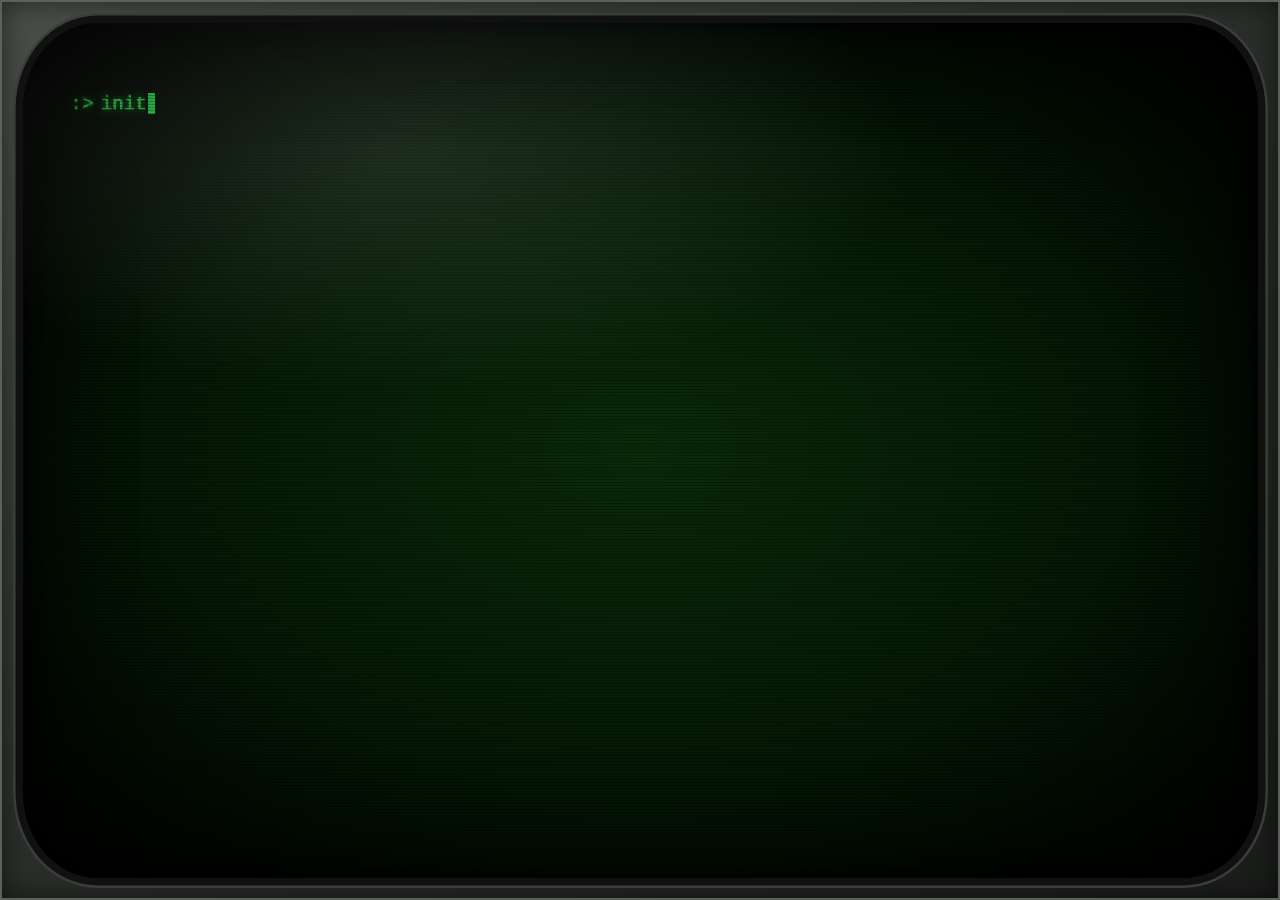
<file: public/index.html>
<!DOCTYPE html>
<html lang="en">
<head>
  <meta charset="UTF-8">
  <title>Mepwoofer96</title>
  <link rel="icon" type="png" href="racc.png">
  <meta name="viewport" content="width=device-width, initial-scale=1.0">
  <link rel="stylesheet" href="crtstyle.css">

</head>

<body class="background">

  <div class="monitor">
    <div class="crt">
      <div class="screen">
        <div class="terminal" id="term">
          <div class="history" id="history"></div>
          <div class="prompt"><span class="ps">:&gt;</span><span class="typed" id="typed"></span><span class="cursor"></span><input id="input" class="capture" autocomplete="off" autocapitalize="off" autocorrect="off" spellcheck="false" enterkeyhint="go" aria-label="terminal input"></div>
        </div>
      </div>
      <div class="flash" id="flash"></div>
    </div>
  </div>

  <svg width="0" height="0" style="position:absolute" aria-hidden="true">
    <filter id="dome" x="0" y="0" width="1" height="1" color-interpolation-filters="sRGB">
      <feImage id="domeMap" preserveAspectRatio="none" result="map"/>
      <feDisplacementMap id="domeDisp" in="SourceGraphic" in2="map"
                         scale="100" xChannelSelector="R" yChannelSelector="G"/>
    </filter>
  </svg>

  <svg width="0" height="0" style="position:absolute" aria-hidden="true">
  <filter id="bloom" x="-20%" y="-20%" width="140%" height="140%" color-interpolation-filters="sRGB">
    <!-- tight halo: blur 3, boost 1 -->
    <feGaussianBlur in="SourceGraphic" stdDeviation="4" result="b2"/>
    <feComponentTransfer in="b1" result="soft">
      <feFuncR type="linear" slope="1"/><feFuncG type="linear" slope="1"/>
      <feFuncB type="linear" slope="1"/><feFuncA type="linear" slope="1"/>
    </feComponentTransfer>

    <!-- wide halo: blur 9, boost 2 -->
    <feGaussianBlur in="SourceGraphic" stdDeviation="9" result="b2"/>
    <feComponentTransfer in="b2" result="halo">
      <feFuncR type="linear" slope="2"/><feFuncG type="linear" slope="2"/>
      <feFuncB type="linear" slope="2"/><feFuncA type="linear" slope="2"/>
    </feComponentTransfer>

    <!-- screen(img, screen(soft, halo)) -->
    <feBlend in="soft" in2="halo" mode="screen" result="glow"/>
    <feBlend in="SourceGraphic" in2="glow" mode="screen"/>
  </filter>
</svg>


<script>
  const map = document.getElementById('domeMap');
  const disp = document.getElementById('domeDisp');
  const screenEl = document.querySelector('.screen');
  const STRENGTH = 0.07;   // how far the edges bow, as a fraction of screen size

  function buildDome() {
    const w = screenEl.clientWidth, h = screenEl.clientHeight, m = Math.max(w, h);

    // one gradient per axis; 128 = no shift, values rise or fall with the cube of the distance from center
    const stops = (amp, ch) => Array.from({ length: 17 }, (_, i) => {
      const u = i / 8 - 1;                                    // -1 .. 1 across the screen
      const v = Math.round(255 * (0.5 + 0.5 * amp * u ** 3));
      const rgb = ch === 'r' ? `${v},0,0` : `0,${v},0`;
      return `<stop offset="${i / 16}" stop-color="rgb(${rgb})"/>`;
    }).join('');

    const svg = `<svg xmlns="http://www.w3.org/2000/svg" width="256" height="256">
      <defs>
        <linearGradient id="x" x1="0" y1="0" x2="1" y2="0">${stops(w / m, 'r')}</linearGradient>
        <linearGradient id="y" x1="0" y1="0" x2="0" y2="1">${stops(h / m, 'g')}</linearGradient>
      </defs>
      <rect width="256" height="256" fill="#000"/>
      <rect width="256" height="256" fill="url(#x)"/>
      <rect width="256" height="256" fill="url(#y)" style="mix-blend-mode:screen"/>
    </svg>`;

    map.setAttribute('href', 'data:image/svg+xml,' + encodeURIComponent(svg));
    disp.setAttribute('scale', 2 * STRENGTH * m);
  }

  buildDome();
  addEventListener('resize', buildDome);
</script>
<script type="text/plain" id="banner">
                                                        ___                 __     ____                                  
 /'\_/`\                                              /'___\              /'_ `\  /'___\                                 
/\      \     __   _____   __  __  __    ___     ___ /\ \__/   __   _ __ /\ \L\ \/\ \__/       ___    ___     ___ ___    
\ \ \__\ \  /'__`\/\ '__`\/\ \/\ \/\ \  / __`\  / __`\ \ ,__\/'__`\/\`'__\ \___, \ \  _``\    /'___\ / __`\ /' __` __`\  
 \ \ \_/\ \/\  __/\ \ \L\ \ \ \_/ \_/ \/\ \L\ \/\ \L\ \ \ \_/\  __/\ \ \/ \/__,/\ \ \ \L\ \__/\ \__//\ \L\ \/\ \/\ \/\ \ 
  \ \_\\ \_\ \____\\ \ ,__/\ \___x___/'\ \____/\ \____/\ \_\\ \____\\ \_\      \ \_\ \____/\_\ \____\ \____/\ \_\ \_\ \_\
   \/_/ \/_/\/____/ \ \ \/  \/__//__/   \/___/  \/___/  \/_/ \/____/ \/_/       \/_/\/___/\/_/\/____/\/___/  \/_/\/_/\/_/
                     \ \_\                                                                                               
                      \/_/                                                                                               
</script>
<script type="text/plain" id="banner-small">

              ▐▘    ▄▖▄▖         
▛▛▌█▌▛▌▌▌▌▛▌▛▌▜▘█▌▛▘▙▌▙▖  ▛▘▛▌▛▛▌
▌▌▌▙▖▙▌▚▚▘▙▌▙▌▐ ▙▖▌ ▄▌▙▌▗ ▙▖▙▌▌▌▌
     ▌                           
</script>
<script type="text/plain" id="cheese">
                                                     
                                                                                     
                                      @@@@@@@@@@. .@@@@@@@@@@@                       
                                 @@@@@@@@@@@            @@@@@@@@@@                   
                             @@@@@@@@@@@. ::     .          @@@@@@@@@@               
                         @@@@@@@@@@   ..:==.      .             @@@@@@@@@@           
                    @@@@@@@@@@#@#=     .-**=.    .                ..@@@@@@@@@@       
                 @@@@@@@@@@ --..:=:   .+#%*+-                    . -    @@@@@@@@@    
            @@@@@@@@@@      -*%@%+    :***##-           :+**+-. .:: :-:::::=%@@@@    
       @@@@@@@@@@@@                    -*#+:.:...::--==#@@@@#=:.=+**#*****#####@@    
    @@@@@@@@@*@@#*- .=**#***####*#@@@@%********########+:: +%-:#%#**++=-:::.  +@@    
    @@@@%%####+-=%=@@@##%%@@@%#%@@@@@@@@+========---:::  :-+=+#+:            .#@@    
    @@==+**=..:..#@@@#=        -##+---=- +####+.       .:  :++-.             :@@@    
    @@=+=       .+#+:-*:.      *#....=# @@@@@@%+                             -@@     
    @@@==.    :::--:: *-.      =%*=-#%*+@=....@*                            .#@@     
    @@@-=:    ::-:.=+*+         =#%%#=:#@*=*@@@-                            .@@@     
     @@-=-     :=++*+=.           --. :**- =**=                           ..-@@      
     @@---       ::                   *@@#+#@+    -=:                     . =@@      
     @@:--                            *@*:-#@+  -@@@@:                     :*@@      
     @@:--                            .*@@@@+   **.-*==:                 @@@@@@      
     @@:--                            ...=-.:...-+%+@@@%.  :#@@@@@@@@@@@@@@@@@@      
     @@---          ..        .......:@@@@@@ %@@@@@@@@@@@@@@@@@@@@@@@@@@@@@          
     @@-=-  ....:::..:.:@@@@@@@@@@@@@@@@@@@@@@@@@@@@@*@@@@@@@@                       
     @@@@@@@@@@@@@@@@@@@@@@@@@@@@@@@@@@#  @@@@@                                      
     @@@@@@@@@@@@@@@@@@@@*                                                           
                                                                                     

</script>
<script>
  const term    = document.getElementById('term');
  const history = document.getElementById('history');
  const typed   = document.getElementById('typed');
  const input   = document.getElementById('input');

  // click or tap anywhere to type (but tapping a link/button shouldn't pop the keyboard)
  term.addEventListener('click', e => {
    if (!e.target.closest('.tlink')) input.focus();
  });
  input.focus();

  input.addEventListener('input', () => {
    typed.textContent = input.value;                      
  });

// remove the oldest lines until everything fits on screen
function trim() {
  while (history.firstChild && term.scrollHeight > term.clientHeight) {
    history.removeChild(history.firstChild);
  }
}

addEventListener('resize', trim);  

// keep the whole terminal above the on-screen keyboard
if (window.visualViewport) {
  const fit = () => {
    if (visualViewport.scale > 1) return;           
    document.documentElement.style.setProperty('--app-h', visualViewport.height + 'px');
    scrollTo(0, 0);
    trim();
  };
  visualViewport.addEventListener('resize', fit);
  fit();
}

// add one line to the history
function addLine(text) {
  const line = document.createElement('div');
  line.textContent = text;
  history.appendChild(line);
}

// label = text shown, action = a URL string or a function to run on click
function addLink(label, action) {
  const row = document.createElement('div');
  const el = document.createElement(typeof action === 'string' ? 'a' : 'button');
  el.className = 'tlink';
  el.textContent = '[ ' + label + ' ]';
  if (typeof action === 'string') el.href = action;
  else el.addEventListener('click', action);
  row.appendChild(el);
  history.appendChild(row);
}

// banner: ASCII art on wide screens, a plain-text fallback on phones (CSS picks which one shows)
function addArt(id) {
  const box = document.createElement('div');
  box.className = 'art';
  box.textContent = document.getElementById(id).textContent.replace(/^\n|\s+$/g, '');
  history.appendChild(box);

  const small = document.createElement('div');
  small.className = 'art-small';
  const rows = document.getElementById('banner-small').textContent
    .replace(/^\n|\s+$/g, '').split('\n');
  const width = Math.max(...rows.map(r => r.length));
  for (const r of rows) {
    const line = document.createElement('div');
    for (const ch of r.padEnd(width)) {
      const cell = document.createElement('span');
      cell.textContent = ch;
      line.appendChild(cell);
    }
    small.appendChild(line);
  }
  history.appendChild(small);
}

  function addImage(src,name,glow = false) {
    const row = document.createElement('div');
    const img = document.createElement('img');
    img.className = 'image';
    img.alt = name;
    img.addEventListener('load', trim);     
    img.src = src;
    row.appendChild(img);
    history.appendChild(row);
  }


// ---------- startup sequence ----------
const flashEl  = document.getElementById('flash');
const promptEl = document.querySelector('.prompt');

let skip = false, bootStart = 0;
const sleep = ms => new Promise(r => setTimeout(r, skip ? 0 : ms));
const skipIt = e => { if (e.timeStamp > bootStart) skip = true; };   // any key or tap skips
addEventListener('keydown', skipIt);
addEventListener('pointerdown', skipIt);

// the normal home screen (also used when the animation is skipped)
function showHome() {
  addArt('banner');
  addLine('WELCOME, GUEST.');
  addLine('TYPE "HELP" FOR COMMANDS.');
  if (matchMedia('(pointer: coarse)').matches) addLine('TAP THE SCREEN TO TYPE.');
  addLine('LINK TO PORTFOLIO:');
  addLink('PORTFOLIO', 'portfolio.html');
  trim();
}

function flashScreen() {
  flashEl.classList.remove('go');
  void flashEl.offsetWidth;          // forces a reflow so the animation can restart
  flashEl.classList.add('go');
}


async function typeCmd(text) {
  for (const ch of text) {
    typed.textContent += ch;
    await sleep(35 + Math.random() * 60);
  }
  await sleep(250);
  typed.textContent = '';
  addLine(':> ' + text);
}

const LOADING = [   // [label, how long it "takes" in ms]
  ['KERNEL', 250], ['PHOSPHOR DRIVER', 400], ['SCANLINE GENERATOR', 250],
  ['DOME CALIBRATION', 500], ['NETWORK', 300], ['PORTFOLIO INDEX', 350],
];

async function boot() {
  skip = false; bootStart = performance.now();
  input.disabled = true;
  history.innerHTML = '';
  promptEl.style.visibility = '';

  await sleep(700);                         

  await typeCmd('init');                   
  addLine('CRT CONTROLLER ...... OK');
  await sleep(300);
  await typeCmd('boot --cold');
  await sleep(400);

  flashScreen();                          
  history.innerHTML = '';
  promptEl.style.visibility = 'hidden';
  await sleep(400);

  for (const [label, ms] of LOADING) {       
    const row = document.createElement('div');
    row.textContent = `LOADING ${label} ...`;
    history.appendChild(row);
    trim();
    await sleep(ms);
    row.textContent += ' [OK]';
  }
  await sleep(400);

  history.innerHTML = '';                  
  showHome();
  promptEl.style.visibility = '';
  term.classList.add('warmup');
  await sleep(1800);
  term.classList.remove('warmup');

  input.disabled = false;
  input.focus();
  try { sessionStorage.setItem('booted', '1'); } catch {}
}


const reduced = matchMedia('(prefers-reduced-motion: reduce)').matches;
let seen = false;
try { seen = !!sessionStorage.getItem('booted'); } catch {}

if (reduced || seen) showHome();
else boot();



const files = {
  'about.txt':   ['Mepwoofer96 Terminal v0.5.1', 'I forgor'],
  'contact.txt': ['EMAIL: tommybosjr@gmail.com'],
  'projects/':   [null],                      
  'games/': ['dungeon-crawler.exe','home.exe','shadows-of-deceit.exe','your-big-day.exe'],
  'programs/':['eccentricity.exe','clock'],
};

const programs = {
  'dungeon-crawler.exe':   'games/dungeon-crawler.html',
  'home.exe':              'games/home_advanced.html',
  'shadows-of-deceit.exe': 'games/Shadows-of-Deceit.html',
  'your-big-day.exe':      'games/your_big_day.html',
  'eccentricity.exe':      'programs/eccentricity.html',
  'clock':                 'programs/clock_8.html',
};



function launch(name) {
  addLine('To exit program press the back button on your browser')
  addLine('OPENING ' + name + '...');
  setTimeout(() => { window.location.href = programs[name]; }, 2000);
}

const helps ={
  'help': ['Prints out all of the availible commands.','type "help name" to find out more about the function "name"'],
  'about': ['Prints information about the website'],
  'date': ['Prints out the current date and time'],
  'clear': ['Clears the window of all commands'],
  'page': ['Takes you to a random page'],
  'cat': ['cat is used in conjunction with ls','Use it as cat "file" after finding the files with the function "ls" '],
  'ls': ['Shows all of the files in the current directory'],
  'start': ['Shows the startup screen'],
  'art': ['Prints the startup art of "mepwoofer96.com"'],
  'links': ['Prints links to the other pages of the website'],
  'reboot':['Shows the boot animation'],
  'games' :['lists games','type in run "name of game" to play game '],
  'programs' :['lists programs','type in run "name of program" to start program '],
  'run'   :['Runs files, run "name of file"'],
  'portfolio':['Goes straight to the portfolio page'],
  'clock':['Goes to a clock page with a 8 segment display'],
  'radio':['Opens up the radio'],
}

function date(){
  label = new Date().toLocaleString();
  const row = document.createElement('div');
  row.className = 'clock';
  row.textContent =label;
  history.appendChild(row);
}

// word typed -> lines to print
const commands = {
  about: ['Mepwoofer96 Terminal v0.5.1', 'I forgor'],
  date:  () => [new Date().toLocaleString()], 
  date2: () => date(), 
  clock: () => {
    addLine('OPENING CLOCK...');
    setTimeout(() => { window.location.href = '/programs/clock_8.html'; }, 600);
  }, 
  ls: () => Object.keys(files),
  art: () => addArt('banner'),
  links: () => {
    addLine('SELECT A DESTINATION:');
    addLink('PORTFOLIO', 'portfolio.html');                       // a string makes a real link
    addLink('CLOCK','programs/clock_8.html');
    addLink('SAY HELLO', () => addLine('HELLO, VISITOR.'));       // a function runs on click
  },
  portfolio: () => {
    addLine('OPENING PORTFOLIO...');
    setTimeout(() => { window.location.href = 'portfolio.html'; }, 600);
  },
  reboot:() => {boot();},
  games: ['dungeon-crawler.exe   home.exe   shadows-of-deceit.exe   your-big-day.exe','Type run "name of game" to play a game'],
  programs:['eccentricity.exe'],
  radio:() =>{
    addLine('STARTING RADIO...');
    setTimeout(() => {window.location.href = 'https://homedebian.tail531175.ts.net/109.2';}, 600);
  },
  cheese:() => addArt('cheese'),
  fox:() => addImage('images/fox-no.gif','fox',true),
  catimg:() => addImage('images/cat.gif','cat', true),
};

input.addEventListener('keydown', e => {
  if (e.key !== 'Enter') return;

  const raw = input.value;
  const cmd = raw.trim().toLowerCase();        

  input.value = '';                 
  typed.textContent = '';

  addLine(':> ' + raw);             

  const [name, ...args] = cmd.split(/\s+/);

  if (name === 'clear') {
    history.innerHTML = '';

  } else if (name === 'cat') {
    const f = files[args[0]];
    if (f) f.forEach(addLine);
    else addLine('cat: ' + (args[0] || '') + ': NO SUCH FILE');

  }else if (name === 'help'){
      const h = helps[args[0]];
      if (h) h.forEach(addLine);
      else{ 
      addLine('AVAILABLE COMMANDS:');
      addLine('  help   about   date   clear   cat   ls   start   art   links   games   reboot   run   portfolio   clock   programs   radio   cheese   fox');
      addLine('Type "help name" to find out more about the function "name"')
      }
  } else if (name === 'run') {
    if (Object.hasOwn(programs, args[0])) launch(args[0]);
    else addLine('run: ' + (args[0] || '') + ': NO SUCH PROGRAM');

  } else if (Object.hasOwn(programs, name)) {  
  launch(name);

  } else if (name in commands) {
    const out = commands[name];
    const lines = typeof out === 'function' ? out() : out;
    if (Array.isArray(lines)) lines.forEach(addLine);

  } else if (cmd) {
    addLine('UNKNOWN COMMAND: ' + cmd.toUpperCase());
    addLine('Type Help for useful commands');
  }

  input.value = '';
  typed.textContent = '';
  trim();
});

addEventListener('pageshow', e => {
  if (e.persisted) {              
    history.innerHTML = '';
    input.value = '';
    typed.textContent = '';
    input.disabled = false;
    input.focus();
    showHome();
  }
});

</script>
</body>
</html>
</file>
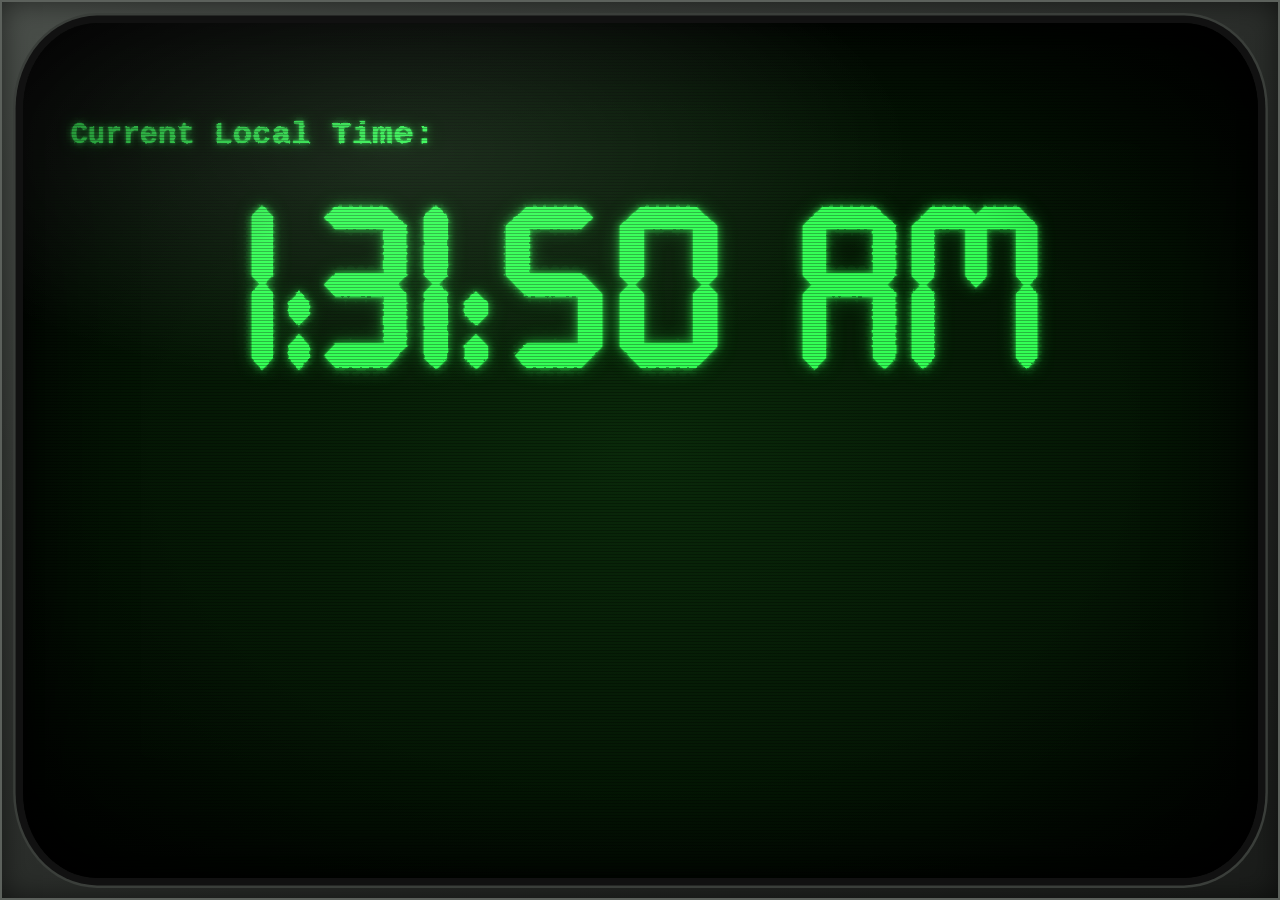
<file: public/clock_8.html>
<!DOCTYPE html>
<html lang="en">
<head>
  <meta charset="UTF-8">
  <title>Time</title>
  <link rel="icon" type="png" href="racc.png">
  <meta name="viewport" content="width=device-width, initial-scale=1.0">
  <link rel="stylesheet" href="crtstyle.css">

</head>

<body class="background">

  <div class="monitor">
    <div class="crt">
      <div class="screen">
        <div class="terminal" id="term">
            <h2>Current Local Time: <span class="clock2" id="clock">Loading...</span></h2>
        </div>
      </div>
      <div class="flash" id="flash"></div>
    </div>
  </div>

  <svg width="0" height="0" style="position:absolute" aria-hidden="true">
    <filter id="dome" x="0" y="0" width="1" height="1" color-interpolation-filters="sRGB">
      <feImage id="domeMap" preserveAspectRatio="none" result="map"/>
      <feDisplacementMap id="domeDisp" in="SourceGraphic" in2="map"
                         scale="100" xChannelSelector="R" yChannelSelector="G"/>
    </filter>
  </svg>

<script>
  const map = document.getElementById('domeMap');
  const disp = document.getElementById('domeDisp');
  const screenEl = document.querySelector('.screen');
  const STRENGTH = 0.07;   // how far the edges bow, as a fraction of screen size

  function buildDome() {
    const w = screenEl.clientWidth, h = screenEl.clientHeight, m = Math.max(w, h);

    // one gradient per axis; 128 = no shift, values rise or fall with the cube of the distance from center
    const stops = (amp, ch) => Array.from({ length: 17 }, (_, i) => {
      const u = i / 8 - 1;                                    // -1 .. 1 across the screen
      const v = Math.round(255 * (0.5 + 0.5 * amp * u ** 3));
      const rgb = ch === 'r' ? `${v},0,0` : `0,${v},0`;
      return `<stop offset="${i / 16}" stop-color="rgb(${rgb})"/>`;
    }).join('');

    const svg = `<svg xmlns="http://www.w3.org/2000/svg" width="256" height="256">
      <defs>
        <linearGradient id="x" x1="0" y1="0" x2="1" y2="0">${stops(w / m, 'r')}</linearGradient>
        <linearGradient id="y" x1="0" y1="0" x2="0" y2="1">${stops(h / m, 'g')}</linearGradient>
      </defs>
      <rect width="256" height="256" fill="#000"/>
      <rect width="256" height="256" fill="url(#x)"/>
      <rect width="256" height="256" fill="url(#y)" style="mix-blend-mode:screen"/>
    </svg>`;

    map.setAttribute('href', 'data:image/svg+xml,' + encodeURIComponent(svg));
    disp.setAttribute('scale', 2 * STRENGTH * m);
  }

  buildDome();
  addEventListener('resize', buildDome);
</script>
<script>
    function updateClock(){
        const now = new Date()
        document.getElementById('clock').textContent = now.toLocaleTimeString();
    }
    updateClock();
    setInterval(updateClock, 1000);
</script>
</body>
</file>
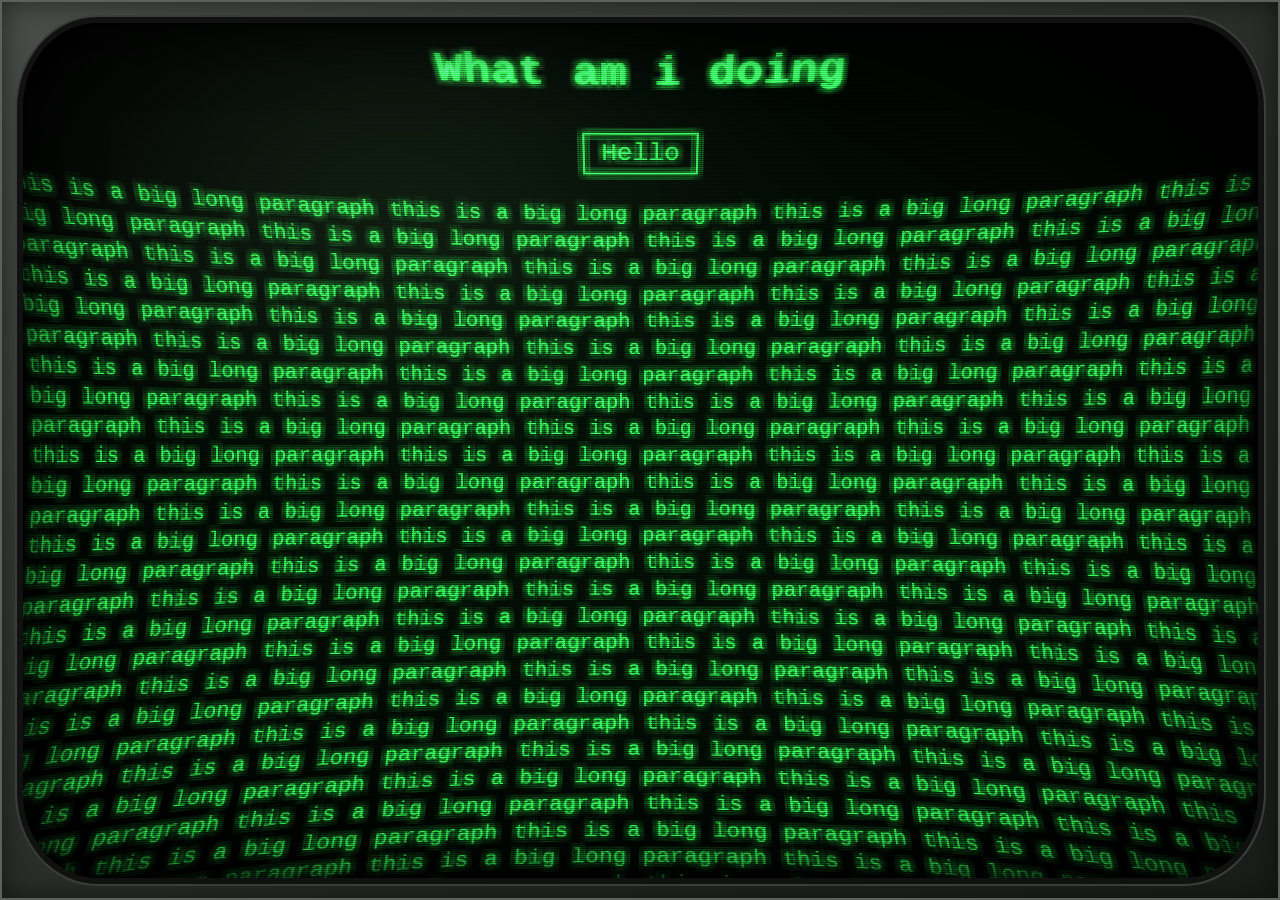
<file: public/crtwebgl.html>
<!DOCTYPE html>
<html lang="en">
<head>
<meta charset="UTF-8">
<meta name="viewport" content="width=device-width, initial-scale=1">
<title>CRT WebGL</title>
<style>
  html, body { margin: 0; height: 100%; background: #000; overflow: hidden; }
  body { display: grid; place-items: center; }

  .monitor {
    width: 100vw; height: 100dvh; box-sizing: border-box;
    padding: 2.5vmin;
    background: linear-gradient(145deg, #4a4f4a, #2a2d2a 50%, #1a1c1a);
    box-shadow: inset 0 0 0 2px #5c615c, inset 0 0 30px rgba(0,0,0,.6);
  }
  .crt {
    position: relative; width: 100%; height: 100%;
    overflow: hidden; border-radius: 6% / 10%;
    background: #000;
    box-shadow: 0 0 0 6px #111, 0 0 0 8px #3a3e3a;
  }
  canvas#gl { position: absolute; inset: 0; width: 100%; height: 100%; display: block; touch-action: none; }
  /* dark edges so the glass reads as curving away */
  .crt::after {
    content: ""; position: absolute; inset: 0; pointer-events: none;
    box-shadow: inset 0 0 8vmin rgba(0,0,0,.85), inset 0 0 1.5vmin #000;
    border-radius: inherit;
  }
</style>
</head>
<body>
<div class="monitor"><div class="crt"><canvas id="gl" tabindex="0"></canvas></div></div>

<script>
// ---------- content: edit these ----------
const TITLE  = "What am i doing";
const BUTTON = "Hello";
const BODY   = ("this is a big long paragraph ".repeat(40) + " ").repeat(4);

// ---------- look ----------
const COLOR = "#33ff55";
const FONT  = '"Courier New", monospace';
const CURVE = 0.12;     // dome strength: 0 = flat, 0.2 = very round
const PAD   = 8;        // left/right text padding in css px

// ---------- setup ----------
const glc = document.getElementById("gl");
const gl  = glc.getContext("webgl", { antialias: false });
const cv  = document.createElement("canvas");   // text is drawn here, then uploaded as a texture
const ctx = cv.getContext("2d");
const still = matchMedia("(prefers-reduced-motion: reduce)").matches;

if (!gl) {
  document.querySelector(".crt").insertAdjacentHTML("beforeend",
    '<p style="color:#33ff55;font:20px monospace;padding:2em">WebGL is not available in this browser.</p>');
  throw new Error("no webgl");
}

const VS = `attribute vec2 p; varying vec2 v;
void main(){ v = p*.5+.5; gl_Position = vec4(p,0.,1.); }`;

const FS = `precision highp float;
uniform sampler2D t; uniform vec2 res; uniform float time, k, flick;
varying vec2 v;
void main(){
  vec2 uv = v*2.-1.;
  float r2 = dot(uv,uv);
  // barrel warp: each axis is squeezed by the other coordinate, so lines bow outward
  vec2 w = vec2(uv.x*(1.-k*uv.y*uv.y), uv.y*(1.-k*uv.x*uv.x));
  vec2 s = w*.5+.5;
  vec2 px = 1./res;

  vec3 c = texture2D(t, s).rgb;
  vec3 g = vec3(0.);                       // cheap bloom: average of nearby texels
  for (int i=-2;i<=2;i++) for (int j=-2;j<=2;j++)
    g += texture2D(t, s + vec2(float(i),float(j))*px*2.5).rgb;
  g /= 25.;

  vec3 col = c + g*1.8;
  col += vec3(.015,.075,.025) * (1.-.6*r2);                 // phosphor glow behind the text
  col *= .8 + .2*sin(v.y*res.y*3.14159);                    // scanlines
  col *= 1. + .05*sin(v.y*5. - time*1.5);                   // slow rolling band
  float n = fract(sin(floor(time*24.)*91.7)*43758.5);
  col *= 1. - flick*(.025 + .03*step(.97,n));               // subtle flicker
  col *= 1. - .6*pow(r2/2., 1.6);                           // vignette
  col += vec3(.05,.07,.05) * smoothstep(.4,0.,distance(v,vec2(.28,.82)));  // glass glare
  gl_FragColor = vec4(col,1.);
}`;

function shader(type, src) {
  const s = gl.createShader(type); gl.shaderSource(s, src); gl.compileShader(s);
  if (!gl.getShaderParameter(s, gl.COMPILE_STATUS)) throw new Error(gl.getShaderInfoLog(s));
  return s;
}
const prog = gl.createProgram();
gl.attachShader(prog, shader(gl.VERTEX_SHADER, VS));
gl.attachShader(prog, shader(gl.FRAGMENT_SHADER, FS));
gl.linkProgram(prog); gl.useProgram(prog);

gl.bindBuffer(gl.ARRAY_BUFFER, gl.createBuffer());
gl.bufferData(gl.ARRAY_BUFFER, new Float32Array([-1,-1, 3,-1, -1,3]), gl.STATIC_DRAW);  // one big triangle
const loc = gl.getAttribLocation(prog, "p");
gl.enableVertexAttribArray(loc); gl.vertexAttribPointer(loc, 2, gl.FLOAT, false, 0, 0);

const tex = gl.createTexture();
gl.bindTexture(gl.TEXTURE_2D, tex);
for (const [a, b] of [[gl.TEXTURE_MIN_FILTER, gl.LINEAR], [gl.TEXTURE_MAG_FILTER, gl.LINEAR],
                      [gl.TEXTURE_WRAP_S, gl.CLAMP_TO_EDGE], [gl.TEXTURE_WRAP_T, gl.CLAMP_TO_EDGE]])
  gl.texParameteri(gl.TEXTURE_2D, a, b);
gl.pixelStorei(gl.UNPACK_FLIP_Y_WEBGL, true);

const U = n => gl.getUniformLocation(prog, n);
gl.uniform1f(U("k"), CURVE);
gl.uniform1f(U("flick"), still ? 0 : 1);

// ---------- layout (all in css px) ----------
let W, H, dpr, u, items, totalH;
let scroll = 0, target = 0, dirty = true;

function layout() {
  ctx.setTransform(dpr, 0, 0, dpr, 0, 0);
  u = Math.max(14, Math.min(W / 60, 32));
  items = [];
  let y = u * 1.5;

  const tf = `bold ${u * 2}px ${FONT}`;
  items.push({ k: "text", s: TITLE, x: W / 2, y, font: tf, align: "center" });
  y += u * 2 * 1.2 + u * 1.5;

  const bf = `${u * 1.2}px ${FONT}`;
  ctx.font = bf;
  const bw = ctx.measureText(BUTTON).width + u * 1.6, bh = u * 1.2 * 1.6;
  items.push({ k: "btn", s: BUTTON, x: (W - bw) / 2, y, w: bw, h: bh, font: bf });
  y += bh + u * 1.5;

  const pf = `${u}px ${FONT}`;
  ctx.font = pf;
  const maxW = W - PAD * 2, sp = ctx.measureText(" ").width, lh = u * 1.3;
  let line = [], lw = 0;
  const flush = last => { items.push({ k: "para", words: line, y, last, font: pf, maxW, sp }); y += lh; line = []; lw = 0; };
  for (const s of BODY.split(/\s+/).filter(Boolean)) {
    const w = ctx.measureText(s).width;
    if (line.length && lw + sp + w > maxW) flush(false);
    lw += (line.length ? sp : 0) + w; line.push({ s, w });
  }
  if (line.length) flush(true);

  totalH = y + u * 2;
  target = Math.min(target, Math.max(0, totalH - H));
  scroll = Math.min(scroll, Math.max(0, totalH - H));
}

function renderText() {
  ctx.setTransform(dpr, 0, 0, dpr, 0, 0);
  ctx.fillStyle = "#000"; ctx.fillRect(0, 0, W, H);
  ctx.fillStyle = COLOR; ctx.strokeStyle = COLOR; ctx.lineWidth = 2;
  ctx.textBaseline = "top";
  for (const it of items) {
    const y = it.y - scroll;
    if (y > H + 60 || y < -(it.h || u * 3)) continue;     // skip lines that are off screen
    ctx.font = it.font;
    if (it.k === "text") { ctx.textAlign = it.align; ctx.fillText(it.s, it.x, y); }
    else if (it.k === "btn") {
      ctx.textAlign = "center";
      ctx.strokeRect(it.x, y, it.w, it.h);
      ctx.fillText(it.s, it.x + it.w / 2, y + (it.h - u * 1.2) / 2);
    } else {
      ctx.textAlign = "left";
      const n = it.words.length, sum = it.words.reduce((a, w) => a + w.w, 0);
      const gap = !it.last && n > 1 ? (it.maxW - sum) / (n - 1) : it.sp;   // justify all but the last line
      let x = PAD;
      for (const w of it.words) { ctx.fillText(w.s, x, y); x += w.w + gap; }
    }
  }
  gl.texImage2D(gl.TEXTURE_2D, 0, gl.RGBA, gl.RGBA, gl.UNSIGNED_BYTE, cv);
}

function resize() {
  dpr = Math.min(devicePixelRatio || 1, 2);
  W = glc.clientWidth; H = glc.clientHeight;
  glc.width = cv.width = Math.round(W * dpr);
  glc.height = cv.height = Math.round(H * dpr);
  gl.viewport(0, 0, glc.width, glc.height);
  gl.uniform2f(U("res"), glc.width, glc.height);
  layout(); dirty = true;
}
addEventListener("resize", resize);

// ---------- scrolling ----------
const clamp = v => Math.max(0, Math.min(v, totalH - H));
glc.addEventListener("wheel", e => {
  e.preventDefault();
  target = clamp(target + e.deltaY * (e.deltaMode === 1 ? 16 : 1));
}, { passive: false });

let ty = null;
glc.addEventListener("pointerdown", e => { ty = e.clientY; glc.setPointerCapture(e.pointerId); });
glc.addEventListener("pointermove", e => { if (ty !== null) { target = clamp(target + ty - e.clientY); scroll = target; dirty = true; ty = e.clientY; } });
glc.addEventListener("pointerup", () => ty = null);

addEventListener("keydown", e => {
  const step = { ArrowDown: 60, ArrowUp: -60, PageDown: H * .9, PageUp: -H * .9, " ": H * .9 }[e.key];
  if (step !== undefined) { e.preventDefault(); target = clamp(target + step); }
  if (e.key === "Home") target = 0;
  if (e.key === "End") target = clamp(totalH);
});

// ---------- loop ----------
function frame(ms) {
  scroll += (target - scroll) * .2;
  if (Math.abs(target - scroll) < .1) scroll = target;
  if (scroll !== (frame.last ?? NaN)) { dirty = true; frame.last = scroll; }
  if (dirty) { renderText(); dirty = false; }       // only re-upload the texture when something moved
  gl.uniform1f(U("time"), still ? 0 : ms / 1000);
  gl.drawArrays(gl.TRIANGLES, 0, 3);
  requestAnimationFrame(frame);
}

resize();
requestAnimationFrame(frame);
</script>
</body>
</html>
</file>
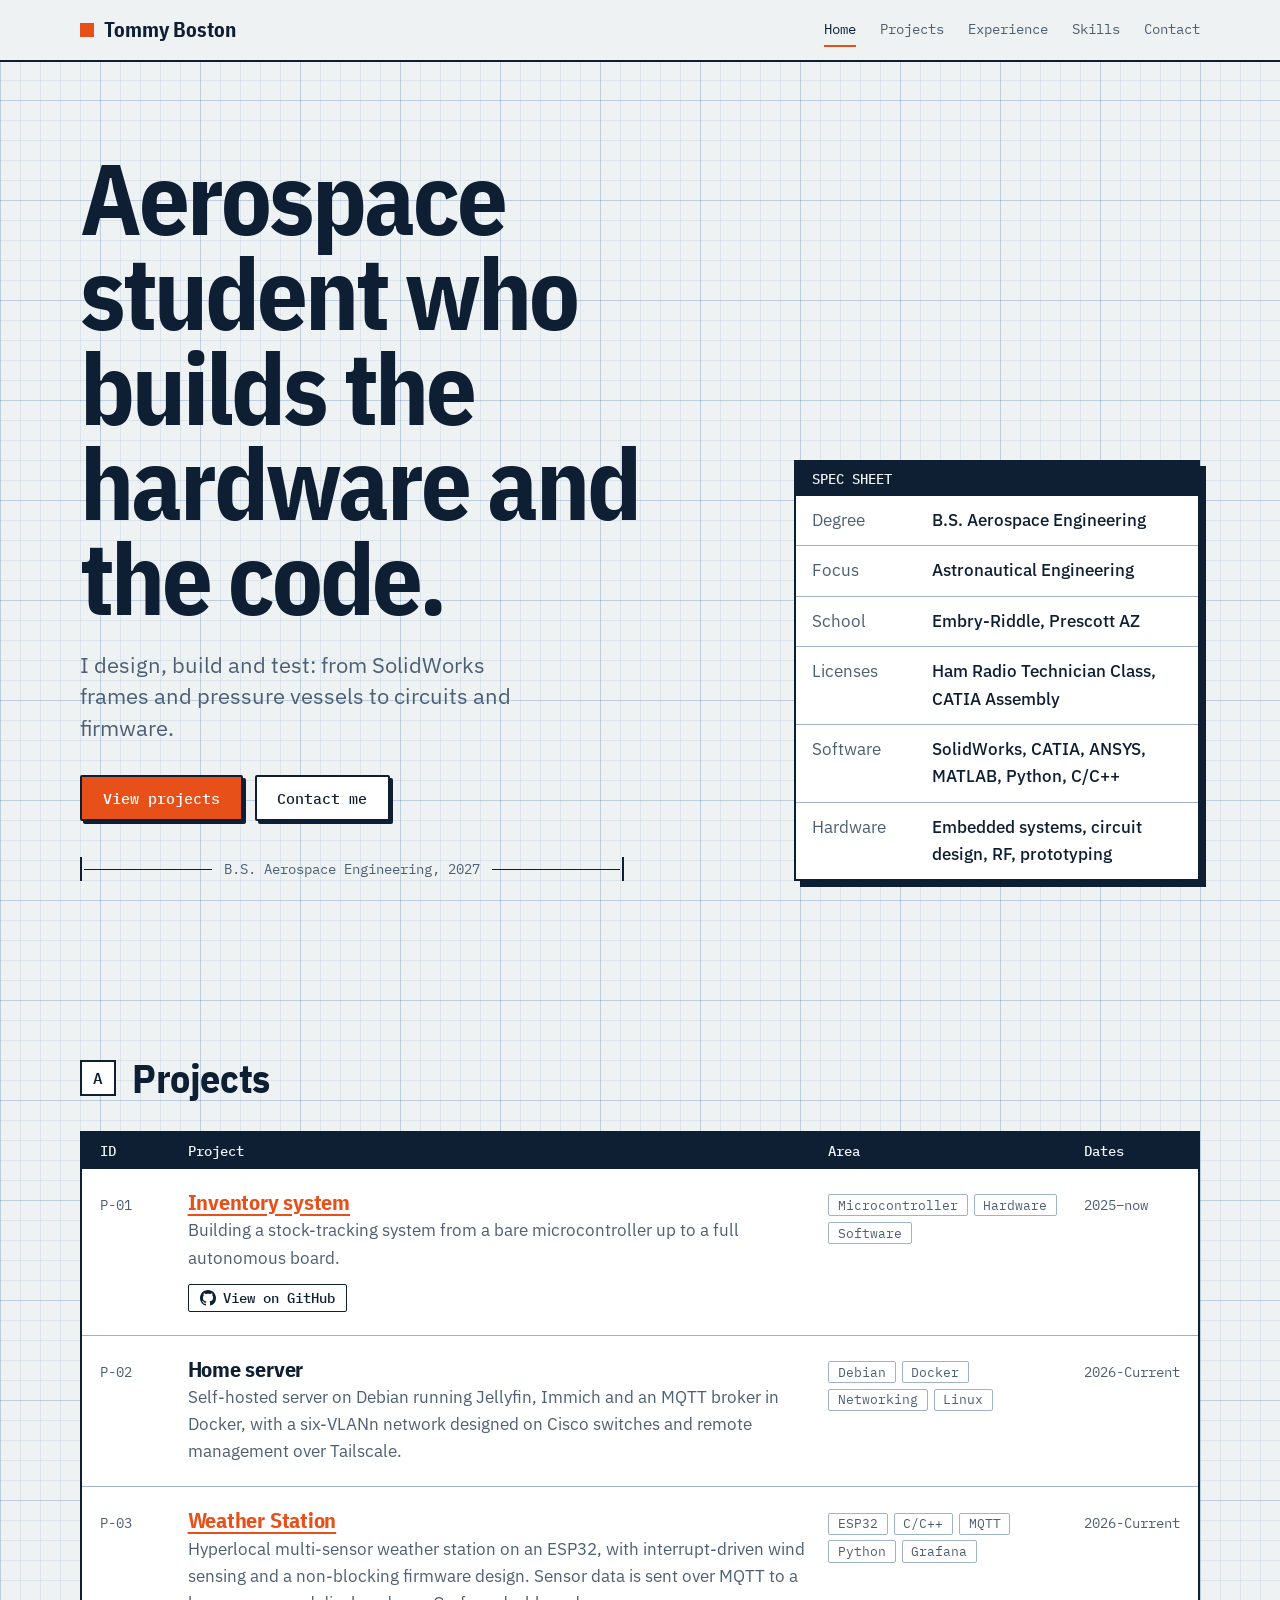
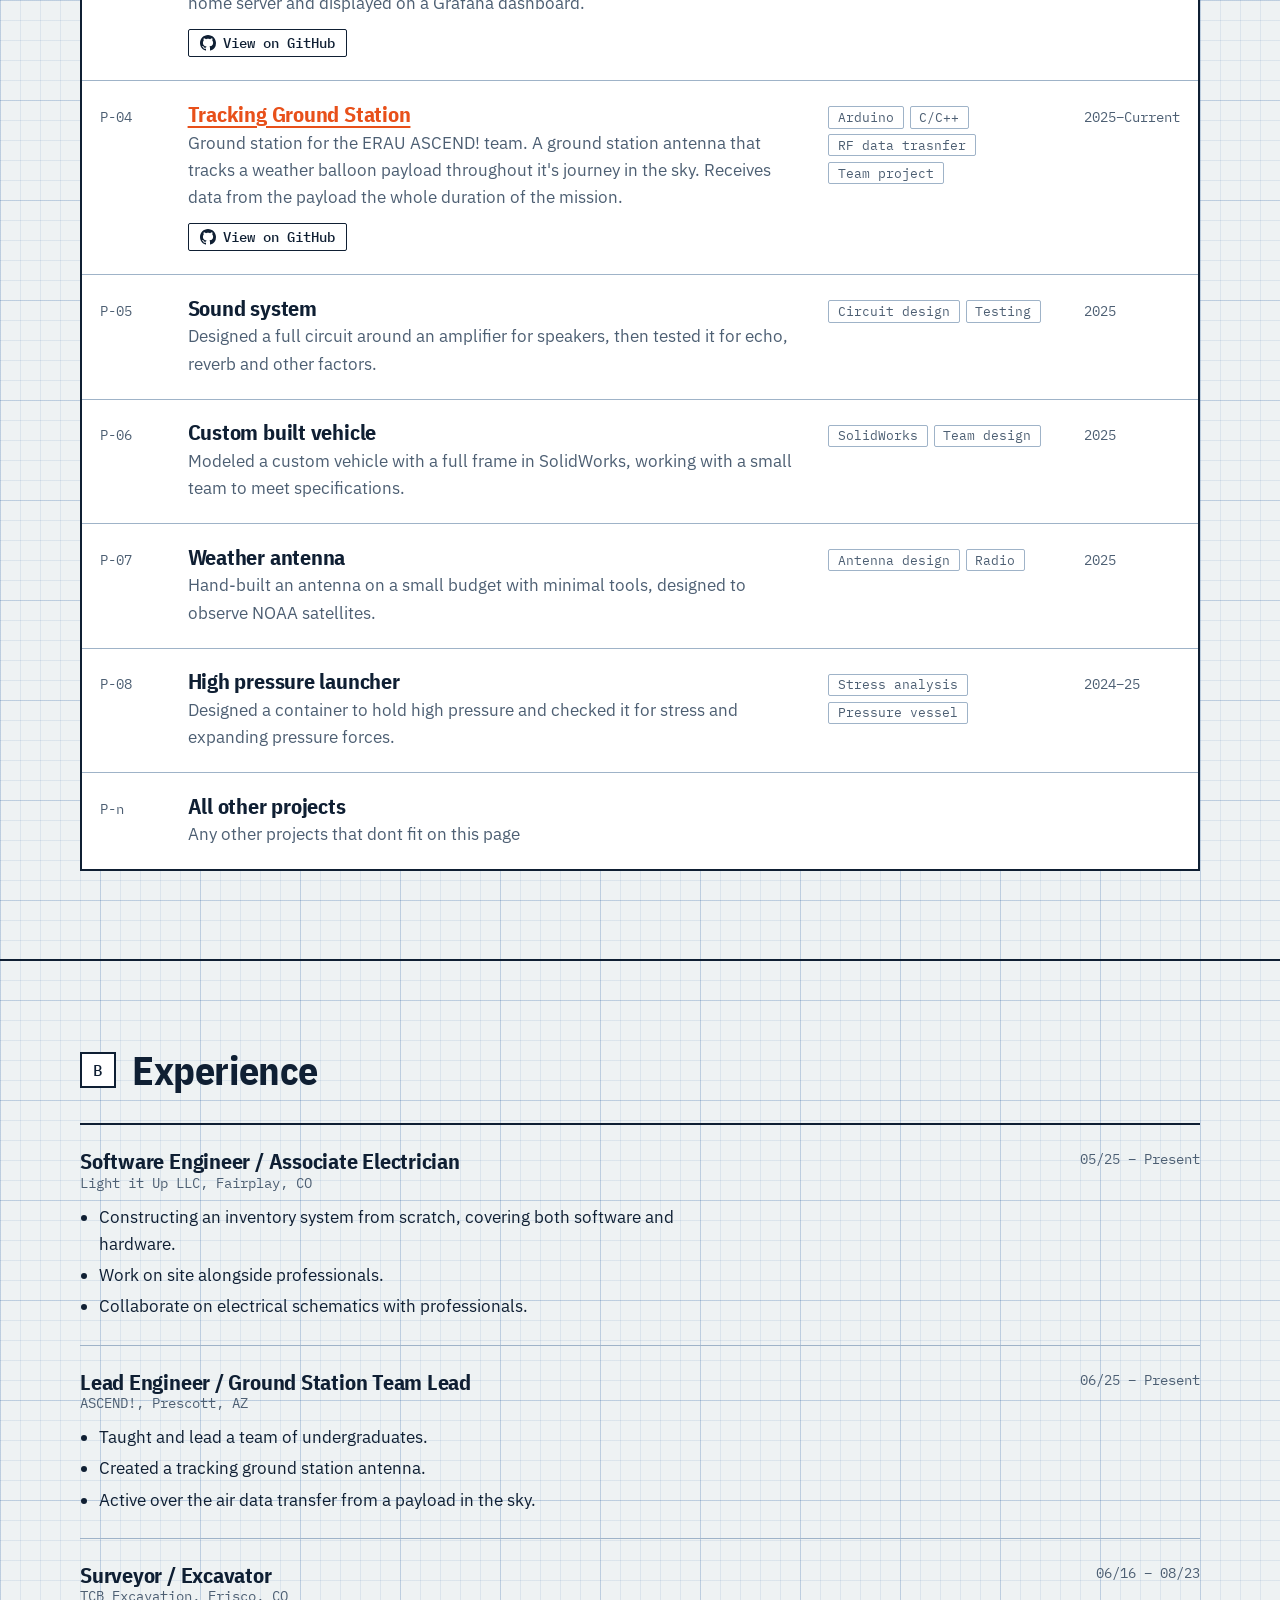
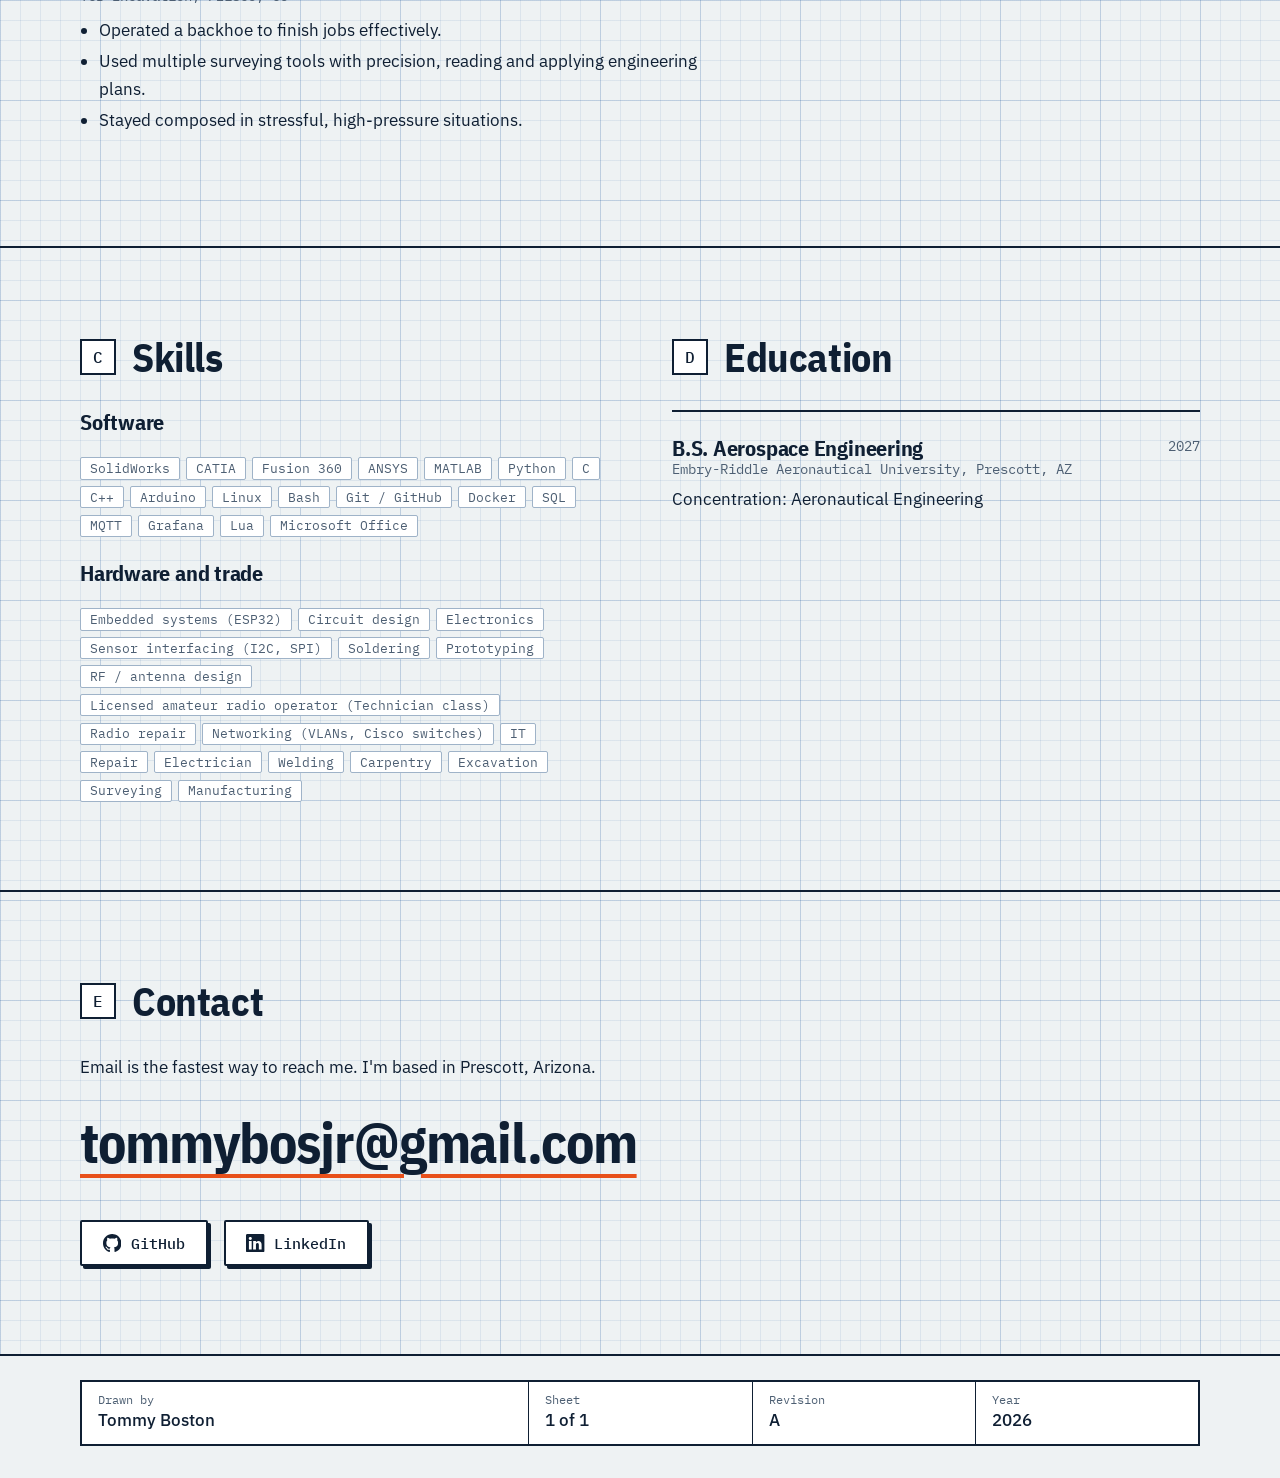
<file: public/portfolio.html>
<!DOCTYPE html>
<html lang="en">
<head>
  <meta charset="utf-8">
  <meta name="viewport" content="width=device-width, initial-scale=1">
  <title>Tommy Boston | Aerospace Engineering Portfolio</title>
  <meta name="description" content="Portfolio of Tommy Boston, aerospace engineering student at Embry-Riddle: projects, experience, and skills.">
  <link rel="stylesheet" href="portfolio.css">
</head>
<body>
  <a class="skip-link" href="#main">Skip to content</a>

  <header class="site-header">
    <div class="container">
      <a class="brand" href="index.html">Tommy Boston</a>
      <nav class="nav" aria-label="Main">
        <a href="index.html" aria-current="page">Home</a>
        <a href="#projects">Projects</a>
        <a href="#experience">Experience</a>
        <a href="#skills">Skills</a>
        <a href="#contact">Contact</a>
      </nav>
    </div>
  </header>

  <main id="main">
    <section class="hero" id="home">
      <div class="container hero-grid">
        <div>
          <h1>Aerospace student who builds the hardware and the code.</h1>
          <p class="hero-lede">I design, build and test: from SolidWorks frames and pressure vessels to circuits and firmware.</p>
          <div class="hero-actions">
            <a class="btn btn-primary" href="#projects">View projects</a>
            <a class="btn" href="#contact">Contact me</a>
          </div>
          <div class="dim" aria-hidden="true"><span>B.S. Aerospace Engineering, 2027</span></div>
        </div>

        <aside class="spec" aria-label="Summary">
          <div class="spec-title">SPEC SHEET</div>
          <dl>
            <div class="spec-row"><dt>Degree</dt><dd>B.S. Aerospace Engineering</dd></div>
            <div class="spec-row"><dt>Focus</dt><dd>Astronautical Engineering</dd></div>
            <div class="spec-row"><dt>School</dt><dd>Embry-Riddle, Prescott AZ</dd></div>
            <div class="spec-row"><dt>Licenses</dt><dd>Ham Radio Technician Class, CATIA Assembly</dd></div>
            <div class="spec-row"><dt>Software</dt><dd>SolidWorks, CATIA, ANSYS, MATLAB, Python, C/C++</dd></div>
            <div class="spec-row"><dt>Hardware</dt><dd>Embedded systems, circuit design, RF, prototyping</dd></div>
          </dl>
        </aside>
      </div>
    </section>

    <section class="section" id="projects">
      <div class="container">
        <div class="section-head"><span class="zone" aria-hidden="true">A</span><h2>Projects</h2></div>
        <div class="bom">
          <div class="bom-head" aria-hidden="true"><span>ID</span><span>Project</span><span>Area</span><span>Dates</span></div>
          <ul class="project-list">
            <li class="project-row static">
              <span class="project-id">P-01</span>
              <div>
                <h3><a href="projects/inventory_sys.html">Inventory system</a></h3>
                <p>Building a stock-tracking system from a bare microcontroller up to a full autonomous board.</p>
                <a class="project-link" href="https://github.com/Mepwoofer96/ESP32-inventory-system" target="_blank" rel="noopener">
                <svg viewBox="0 0 16 16" aria-hidden="true"><path d="M8 0C3.58 0 0 3.58 0 8c0 3.54 2.29 6.53 5.47 7.59.4.07.55-.17.55-.38 0-.19-.01-.82-.01-1.49-2.01.37-2.53-.49-2.69-.94-.09-.23-.48-.94-.82-1.13-.28-.15-.68-.52-.01-.53.63-.01 1.08.58 1.23.82.72 1.21 1.87.87 2.33.66.07-.52.28-.87.51-1.07-1.78-.2-3.64-.89-3.64-3.95 0-.87.31-1.59.82-2.15-.08-.2-.36-1.02.08-2.12 0 0 .67-.21 2.2.82.64-.18 1.32-.27 2-.27.68 0 1.36.09 2 .27 1.53-1.04 2.2-.82 2.2-.82.44 1.1.16 1.92.08 2.12.51.56.82 1.27.82 2.15 0 3.07-1.87 3.75-3.65 3.95.29.25.54.73.54 1.48 0 1.07-.01 1.93-.01 2.2 0 .21.15.46.55.38A8.013 8.013 0 0016 8c0-4.42-3.58-8-8-8z"/></svg>
                View on GitHub
                </a>
              </div>
              <ul class="tags"><li class="tag">Microcontroller</li><li class="tag">Hardware</li><li class="tag">Software</li></ul>
              <span class="project-year">2025–now</span>
          </li>
            <li class="project-row static">
              <span class="project-id">P-02</span>
              <div>
                <h3>Home server</h3>
                <p>Self-hosted server on Debian running Jellyfin, Immich and an MQTT broker in Docker, with a six-VLANn network designed on Cisco switches and remote management over Tailscale.</p>
              </div>
              <ul class="tags"><li class="tag">Debian</li><li class="tag">Docker</li><li class="tag">Networking</li><li class="tag">Linux</li></ul>
              <span class="project-year">2026-Current</span>
            </li>
            <li class="project-row static">
              <span class="project-id">P-03</span>
              <div>
                <h3><a href="projects/weather_station.html">Weather Station</a></h3>
                <p>Hyperlocal multi-sensor weather station on an ESP32, with interrupt-driven wind sensing and a non-blocking firmware design. Sensor data is sent over MQTT to a home server and displayed on a Grafana dashboard.</p>
                <a class="project-link" href="https://github.com/Mepwoofer96/Custom-Weather-Station" target="_blank" rel="noopener">
                <svg viewBox="0 0 16 16" aria-hidden="true"><path d="M8 0C3.58 0 0 3.58 0 8c0 3.54 2.29 6.53 5.47 7.59.4.07.55-.17.55-.38 0-.19-.01-.82-.01-1.49-2.01.37-2.53-.49-2.69-.94-.09-.23-.48-.94-.82-1.13-.28-.15-.68-.52-.01-.53.63-.01 1.08.58 1.23.82.72 1.21 1.87.87 2.33.66.07-.52.28-.87.51-1.07-1.78-.2-3.64-.89-3.64-3.95 0-.87.31-1.59.82-2.15-.08-.2-.36-1.02.08-2.12 0 0 .67-.21 2.2.82.64-.18 1.32-.27 2-.27.68 0 1.36.09 2 .27 1.53-1.04 2.2-.82 2.2-.82.44 1.1.16 1.92.08 2.12.51.56.82 1.27.82 2.15 0 3.07-1.87 3.75-3.65 3.95.29.25.54.73.54 1.48 0 1.07-.01 1.93-.01 2.2 0 .21.15.46.55.38A8.013 8.013 0 0016 8c0-4.42-3.58-8-8-8z"/></svg>
                View on GitHub
                </a>
              </div>
              <ul class="tags"><li class="tag">ESP32</li><li class="tag">C/C++</li><li class="tag">MQTT</li><li class="tag">Python</li><li class="tag">Grafana</li></ul>              <span class="project-year">2026-Current</span>
            </li>
              <li class="project-row static">
              <span class="project-id">P-04</span>
              <div>
                <h3><a href="projects/ascend.html">Tracking Ground Station</a></h3>
                  <p>Ground station for the ERAU ASCEND! team. A ground station antenna that tracks a weather balloon payload throughout it's journey in the sky. Receives data from the payload the whole duration of the mission.</p>
                  <a class="project-link" href="https://github.com/AscendERAU1/ASCEND-GS" target="_blank" rel="noopener">
                  <svg viewBox="0 0 16 16" aria-hidden="true"><path d="M8 0C3.58 0 0 3.58 0 8c0 3.54 2.29 6.53 5.47 7.59.4.07.55-.17.55-.38 0-.19-.01-.82-.01-1.49-2.01.37-2.53-.49-2.69-.94-.09-.23-.48-.94-.82-1.13-.28-.15-.68-.52-.01-.53.63-.01 1.08.58 1.23.82.72 1.21 1.87.87 2.33.66.07-.52.28-.87.51-1.07-1.78-.2-3.64-.89-3.64-3.95 0-.87.31-1.59.82-2.15-.08-.2-.36-1.02.08-2.12 0 0 .67-.21 2.2.82.64-.18 1.32-.27 2-.27.68 0 1.36.09 2 .27 1.53-1.04 2.2-.82 2.2-.82.44 1.1.16 1.92.08 2.12.51.56.82 1.27.82 2.15 0 3.07-1.87 3.75-3.65 3.95.29.25.54.73.54 1.48 0 1.07-.01 1.93-.01 2.2 0 .21.15.46.55.38A8.013 8.013 0 0016 8c0-4.42-3.58-8-8-8z"/></svg>
                  View on GitHub
                  </a>
              </div>
              <ul class="tags"><li class="tag">Arduino</li><li class="tag">C/C++</li><li class="tag">RF data trasnfer</li><li class="tag">Team project</li></ul>
              <span class="project-year">2025–Current</span>
            </li>
            <li class="project-row static">
              <span class="project-id">P-05</span>
              <div>
                <h3>Sound system</h3>
                <p>Designed a full circuit around an amplifier for speakers, then tested it for echo, reverb and other factors.</p>
              </div>
              <ul class="tags"><li class="tag">Circuit design</li><li class="tag">Testing</li></ul>
              <span class="project-year">2025</span>
            </li>
            <li class="project-row static">
              <span class="project-id">P-06</span>
              <div>
                <h3>Custom built vehicle</h3>
                <p>Modeled a custom vehicle with a full frame in SolidWorks, working with a small team to meet specifications.</p>
              </div>
              <ul class="tags"><li class="tag">SolidWorks</li><li class="tag">Team design</li></ul>
              <span class="project-year">2025</span>
            </li>
            <li class="project-row static">
              <span class="project-id">P-07</span>
              <div>
                <h3>Weather antenna</h3>
                <p>Hand-built an antenna on a small budget with minimal tools, designed to observe NOAA satellites.</p>
              </div>
              <ul class="tags"><li class="tag">Antenna design</li><li class="tag">Radio</li></ul>
              <span class="project-year">2025</span>
            </li>
            <li class="project-row static">
              <span class="project-id">P-08</span>
              <div>
                <h3>High pressure launcher</h3>
                <p>Designed a container to hold high pressure and checked it for stress and expanding pressure forces.</p>
              </div>
              <ul class="tags"><li class="tag">Stress analysis</li><li class="tag">Pressure vessel</li></ul>
              <span class="project-year">2024–25</span>
            </li>
            <li>
              <a class="project-row" href="projects/other.html">
                <span class="project-id">P-n</span>
                  <div>
                    <h3>All other projects</h3>
                    <p>Any other projects that dont fit on this page</p>
                  </div>
                </a>
            </li>
          </ul>
        </div>
      </div>
    </section>

    <section class="section" id="experience">
      <div class="container">
        <div class="section-head"><span class="zone" aria-hidden="true">B</span><h2>Experience</h2></div>

        <article class="entry">
          <div>
            <h3>Software Engineer / Associate Electrician</h3>
            <div class="entry-meta">Light it Up LLC, Fairplay, CO</div>
          </div>
          <div class="entry-dates">05/25 – Present</div>
          <ul>
            <li>Constructing an inventory system from scratch, covering both software and hardware.</li>
            <li>Work on site alongside professionals.</li>
            <li>Collaborate on electrical schematics with professionals.</li>
          </ul>
        </article>
        <article class="entry">
          <div>
            <h3>Lead Engineer / Ground Station Team Lead</h3>
            <div class="entry-meta">ASCEND!, Prescott, AZ</div>
          </div>
          <div class="entry-dates">06/25 – Present</div>
          <ul>
            <li>Taught and lead a team of undergraduates.</li>
            <li>Created a tracking ground station antenna.</li>
            <li>Active over the air data transfer from a payload in the sky.</li>
          </ul>
        </article>
        <article class="entry">
          <div>
            <h3>Surveyor / Excavator</h3>
            <div class="entry-meta">TCB Excavation, Frisco, CO</div>
          </div>
          <div class="entry-dates">06/16 – 08/23</div>
          <ul>
            <li>Operated a backhoe to finish jobs effectively.</li>
            <li>Used multiple surveying tools with precision, reading and applying engineering plans.</li>
            <li>Stayed composed in stressful, high-pressure situations.</li>
          </ul>
        </article>
      </div>
    </section>

    <section class="section" id="skills">
      <div class="container two-col">
        <div>
          <div class="section-head"><span class="zone" aria-hidden="true">C</span><h2>Skills</h2></div>
          <div class="skill-group">
            <h3>Software</h3>
            <ul class="skills" aria-label="Software skills">
              <li class="tag">SolidWorks</li><li class="tag">CATIA</li><li class="tag">Fusion 360</li>
              <li class="tag">ANSYS</li><li class="tag">MATLAB</li><li class="tag">Python</li>
              <li class="tag">C</li><li class="tag">C++</li><li class="tag">Arduino</li>
              <li class="tag">Linux</li><li class="tag">Bash</li><li class="tag">Git / GitHub</li>
              <li class="tag">Docker</li><li class="tag">SQL</li><li class="tag">MQTT</li>
              <li class="tag">Grafana</li><li class="tag">Lua</li><li class="tag">Microsoft Office</li>
            </ul>
          </div>
          <div class="skill-group">
            <h3>Hardware and trade</h3>
            <ul class="skills" aria-label="Hardware and trade skills">
              <li class="tag">Embedded systems (ESP32)</li><li class="tag">Circuit design</li><li class="tag">Electronics</li>
              <li class="tag">Sensor interfacing (I2C, SPI)</li><li class="tag">Soldering</li><li class="tag">Prototyping</li>
              <li class="tag">RF / antenna design</li><li class="tag">Licensed amateur radio operator (Technician class)</li><li class="tag">Radio repair</li>
              <li class="tag">Networking (VLANs, Cisco switches)</li><li class="tag">IT</li><li class="tag">Repair</li>
              <li class="tag">Electrician</li><li class="tag">Welding</li><li class="tag">Carpentry</li>
              <li class="tag">Excavation</li><li class="tag">Surveying</li><li class="tag">Manufacturing</li>
            </ul>
          </div>
        </div>

        <div>
          <div class="section-head"><span class="zone" aria-hidden="true">D</span><h2>Education</h2></div>
          <article class="entry">
            <div>
              <h3>B.S. Aerospace Engineering</h3>
              <div class="entry-meta">Embry-Riddle Aeronautical University, Prescott, AZ</div>
              <p style="margin:0.5rem 0 0">Concentration: Aeronautical Engineering</p>
            </div>
            <div class="entry-dates">2027</div>
          </article>
        </div>
      </div>
    </section>

    <section class="section" id="contact">
      <div class="container">
        <div class="section-head"><span class="zone" aria-hidden="true">E</span><h2>Contact</h2></div>
        <p>Email is the fastest way to reach me. I'm based in Prescott, Arizona.</p>
        <a class="contact-mail" href="mailto:tommybosjr@gmail.com">tommybosjr@gmail.com</a>
        <ul class="social">
          <li>
            <a class="btn social-btn" href="https://github.com/Mepwoofer96" target="_blank" rel="noopener">
              <svg viewBox="0 0 16 16" aria-hidden="true"><path d="M8 0C3.58 0 0 3.58 0 8c0 3.54 2.29 6.53 5.47 7.59.4.07.55-.17.55-.38 0-.19-.01-.82-.01-1.49-2.01.37-2.53-.49-2.69-.94-.09-.23-.48-.94-.82-1.13-.28-.15-.68-.52-.01-.53.63-.01 1.08.58 1.23.82.72 1.21 1.87.87 2.33.66.07-.52.28-.87.51-1.07-1.78-.2-3.64-.89-3.64-3.95 0-.87.31-1.59.82-2.15-.08-.2-.36-1.02.08-2.12 0 0 .67-.21 2.2.82.64-.18 1.32-.27 2-.27.68 0 1.36.09 2 .27 1.53-1.04 2.2-.82 2.2-.82.44 1.1.16 1.92.08 2.12.51.56.82 1.27.82 2.15 0 3.07-1.87 3.75-3.65 3.95.29.25.54.73.54 1.48 0 1.07-.01 1.93-.01 2.2 0 .21.15.46.55.38A8.013 8.013 0 0016 8c0-4.42-3.58-8-8-8z"/></svg>
              GitHub
            </a>
          </li>
          <li>
            <a class="btn social-btn" href="https://www.linkedin.com/in/tommy-boston-jr/" target="_blank" rel="noopener">
              <svg viewBox="0 0 16 16" aria-hidden="true"><path d="M0 1.146C0 .513.526 0 1.175 0h13.65C15.474 0 16 .513 16 1.146v13.708c0 .633-.526 1.146-1.175 1.146H1.175C.526 16 0 15.487 0 14.854V1.146zm4.943 12.248V6.169H2.542v7.225h2.401zm-1.2-8.212c.837 0 1.358-.554 1.358-1.248-.015-.709-.52-1.248-1.342-1.248-.822 0-1.359.54-1.359 1.248 0 .694.521 1.248 1.327 1.248h.016zm4.908 8.212V9.359c0-.216.016-.432.08-.586.173-.431.568-.878 1.232-.878.869 0 1.216.662 1.216 1.634v3.865h2.401V9.25c0-2.22-1.184-3.252-2.764-3.252-1.274 0-1.845.7-2.165 1.193v.025h-.016l.016-.025V6.169h-2.4c.03.678 0 7.225 0 7.225h2.4z"/></svg>
              LinkedIn
            </a>
          </li>
        </ul>
      </div>
    </section>
  </main>

  <footer class="site-footer">
    <div class="container">
      <div class="title-block">
        <div><small>Drawn by</small><span>Tommy Boston</span></div>
        <div><small>Sheet</small><span>1 of 1</span></div>
        <div><small>Revision</small><span>A</span></div>
        <div><small>Year</small><span>2026</span></div>
      </div>
    </div>
  </footer>


  <script>
  const links = [...document.querySelectorAll('.nav a')];
  const ids = ['home', 'projects', 'experience', 'skills', 'contact'];

  // which nav link belongs to which section (Home points at index.html, the rest at #id)
  const linkFor = id => links.find(a =>
    a.getAttribute('href') === (id === 'home' ? 'index.html' : '#' + id));

  function setActive(id) {
    links.forEach(a => a.removeAttribute('aria-current'));
    linkFor(id)?.setAttribute('aria-current', 'location');
  }

  // a section counts as "current" while it crosses a thin band near the middle of the screen
  const io = new IntersectionObserver(entries => {
    entries.forEach(e => { if (e.isIntersecting) setActive(e.target.id); });
  }, { rootMargin: '-40% 0px -55% 0px' });

  ids.forEach(id => io.observe(document.getElementById(id)));

  // the contact section is short, so it may never reach the band: force it at the bottom
  addEventListener('scroll', () => {
    if (innerHeight + scrollY >= document.documentElement.scrollHeight - 2) setActive('contact');
  }, { passive: true });
</script>

</body>
</html>
</file>
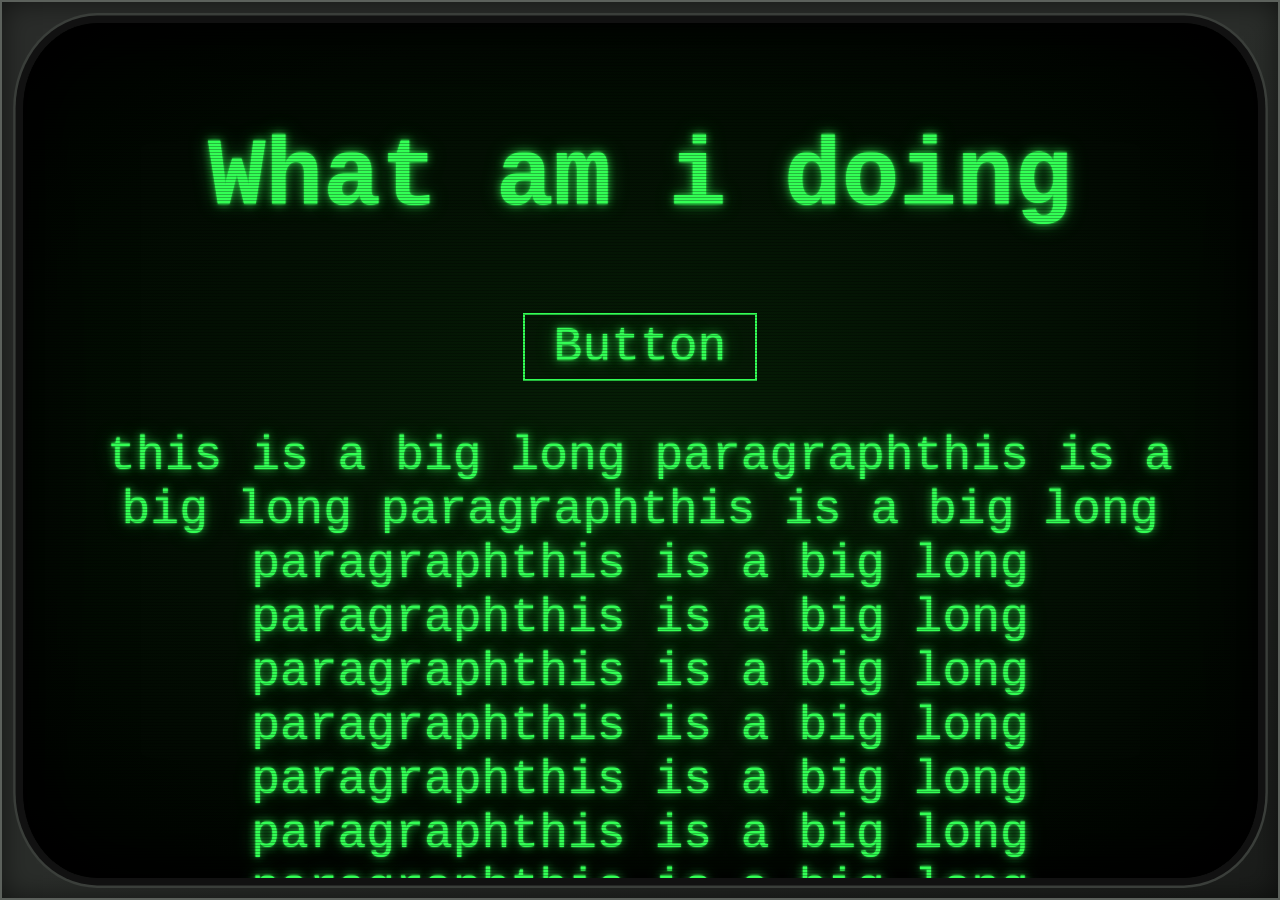
<file: public/test.html>
<!DOCTYPE html>
<html lang="en">
<head>
  <meta charset="UTF-8">
  <title>CRT Test</title>
  <link rel="icon" type="png" href="">
  <meta name="viewport" content="width=device-width, initial-scale=1.0">
  <link rel="stylesheet" href="style2.css">

</head>

<body class = background >
  <div class = "monitor">
    <div class = crt>
      <h1>What am i doing</h1>
      <a href="#">Button</a>
      <p>this is a big long paragraphthis is a big long paragraphthis is a big long paragraphthis is a big long paragraphthis is a big long paragraphthis is a big long paragraphthis is a big long paragraphthis is a big long paragraphthis is a big long paragraphthis is a big long paragraphthis is a big long paragraphthis is a big long paragraphthis is a big long paragraph</p>
    </div>
  </div>

</body>
</file>
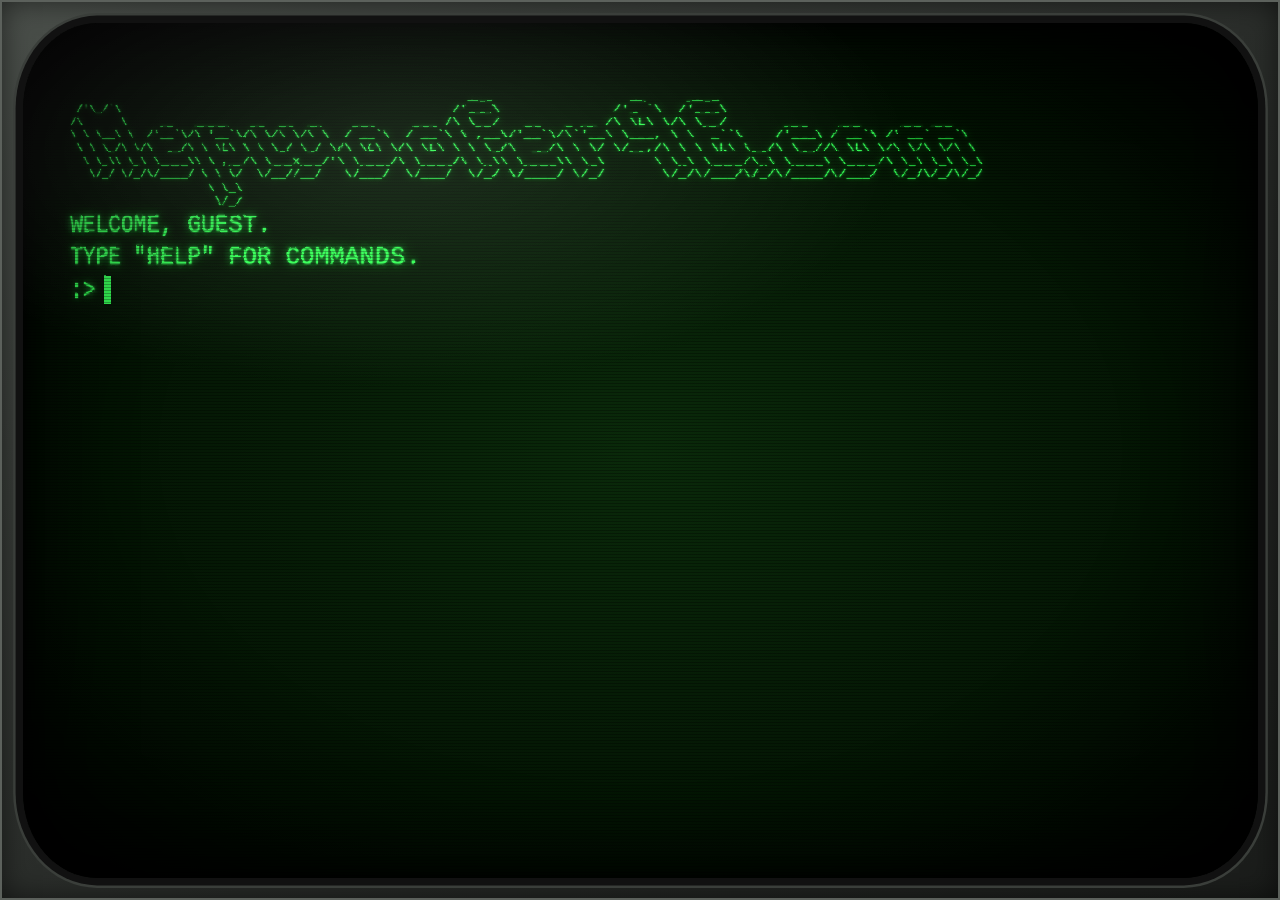
<file: public/test2.html>
<!DOCTYPE html>
<html lang="en">
<head>
  <meta charset="UTF-8">
  <title>CRT Test2</title>
  <link rel="icon" type="png" href="">
  <meta name="viewport" content="width=device-width, initial-scale=1.0">
  <link rel="stylesheet" href="style3.css">

</head>

<body class="background">

  <div class="monitor">
    <div class="crt">
      <div class="screen">
        <div class="terminal" id="term">
          <div class="history" id="history"></div>
            <div class="prompt">
              <span class="ps">:&gt;</span>
              <span class="typed" id="typed"></span><span class="cursor"></span>
              <input id="input" class="capture" autocomplete="off" autocapitalize="off" spellcheck="false" aria-label="terminal input">
            </div>
          </div>
        </div>
    </div>
  </div>

  <svg width="0" height="0" style="position:absolute" aria-hidden="true">
    <filter id="dome" x="0" y="0" width="1" height="1" color-interpolation-filters="sRGB">
      <feImage id="domeMap" preserveAspectRatio="none" result="map"/>
      <feDisplacementMap id="domeDisp" in="SourceGraphic" in2="map"
                         scale="100" xChannelSelector="R" yChannelSelector="G"/>
    </filter>
  </svg>

<script>
  const map = document.getElementById('domeMap');
  const disp = document.getElementById('domeDisp');
  const screenEl = document.querySelector('.screen');
  const STRENGTH = 0.07;   // how far the edges bow, as a fraction of screen size (try 0.02 to 0.08)

  function buildDome() {
    const w = screenEl.clientWidth, h = screenEl.clientHeight, m = Math.max(w, h);

    // one gradient per axis; 128 = no shift, values rise or fall with the cube of the distance from center
    const stops = (amp, ch) => Array.from({ length: 17 }, (_, i) => {
      const u = i / 8 - 1;                                    // -1 .. 1 across the screen
      const v = Math.round(255 * (0.5 + 0.5 * amp * u ** 3));
      const rgb = ch === 'r' ? `${v},0,0` : `0,${v},0`;
      return `<stop offset="${i / 16}" stop-color="rgb(${rgb})"/>`;
    }).join('');

    const svg = `<svg xmlns="http://www.w3.org/2000/svg" width="256" height="256">
      <defs>
        <linearGradient id="x" x1="0" y1="0" x2="1" y2="0">${stops(w / m, 'r')}</linearGradient>
        <linearGradient id="y" x1="0" y1="0" x2="0" y2="1">${stops(h / m, 'g')}</linearGradient>
      </defs>
      <rect width="256" height="256" fill="#000"/>
      <rect width="256" height="256" fill="url(#x)"/>
      <rect width="256" height="256" fill="url(#y)" style="mix-blend-mode:screen"/>
    </svg>`;

    map.setAttribute('href', 'data:image/svg+xml,' + encodeURIComponent(svg));
    disp.setAttribute('scale', 2 * STRENGTH * m);
  }

  buildDome();
  addEventListener('resize', buildDome);
</script>
<script type="text/plain" id="banner">
                                                        ___                 __     ____                                  
 /'\_/`\                                              /'___\              /'_ `\  /'___\                                 
/\      \     __   _____   __  __  __    ___     ___ /\ \__/   __   _ __ /\ \L\ \/\ \__/       ___    ___     ___ ___    
\ \ \__\ \  /'__`\/\ '__`\/\ \/\ \/\ \  / __`\  / __`\ \ ,__\/'__`\/\`'__\ \___, \ \  _``\    /'___\ / __`\ /' __` __`\  
 \ \ \_/\ \/\  __/\ \ \L\ \ \ \_/ \_/ \/\ \L\ \/\ \L\ \ \ \_/\  __/\ \ \/ \/__,/\ \ \ \L\ \__/\ \__//\ \L\ \/\ \/\ \/\ \ 
  \ \_\\ \_\ \____\\ \ ,__/\ \___x___/'\ \____/\ \____/\ \_\\ \____\\ \_\      \ \_\ \____/\_\ \____\ \____/\ \_\ \_\ \_\
   \/_/ \/_/\/____/ \ \ \/  \/__//__/   \/___/  \/___/  \/_/ \/____/ \/_/       \/_/\/___/\/_/\/____/\/___/  \/_/\/_/\/_/
                     \ \_\                                                                                               
                      \/_/                                                                                               
</script>
<script>
  const term    = document.getElementById('term');
  const history = document.getElementById('history');
  const typed   = document.getElementById('typed');
  const input   = document.getElementById('input');
  

  term.addEventListener('click', () => input.focus());   // click anywhere to type
  input.focus();

  input.addEventListener('input', () => {
    typed.textContent = input.value;                      // mirror the text next to the cursor
  });

// remove the oldest lines until everything fits on screen
function trim() {
  while (history.firstChild && term.scrollHeight > term.clientHeight) {
    history.removeChild(history.firstChild);
  }
}

addEventListener('resize', trim);   // shrinking the window drops lines too

// add one line to the history
function addLine(text) {
  const line = document.createElement('div');
  line.textContent = text;
  history.appendChild(line);
}

// label = text shown, action = a URL string or a function to run on click
function addLink(label, action) {
  const row = document.createElement('div');
  const el = document.createElement(typeof action === 'string' ? 'a' : 'button');
  el.className = 'tlink';
  el.textContent = '[ ' + label + ' ]';
  if (typeof action === 'string') el.href = action;
  else el.addEventListener('click', action);
  row.appendChild(el);
  history.appendChild(row);
}

function addArt(id) {
  const box = document.createElement('div');
  box.className = 'art';
  box.textContent = document.getElementById(id).textContent.replace(/^\n|\s+$/g, '');
  history.appendChild(box);
}

addArt('banner');
addLine('WELCOME, GUEST.');
addLine('TYPE "HELP" FOR COMMANDS.');
trim();

const files = {
  'about.txt':   ['Mepwoofer96 Terminal v0.5.1', 'I forgor'],
  'contact.txt': ['EMAIL: you@example.com'],
  'projects/':   ['the'],                      // a trailing slash marks a folder; null means no contents
};

// word typed -> lines to print (edit these)
const commands = {
  help:  ['AVAILABLE COMMANDS:', '  help   about   date   clear   page   cat   ls   start'],
  about: ['Mepwoofer96 Terminal v0.5.1', 'I forgor'],
  date:  () => [new Date().toLocaleString()],   // a function runs each time, so the output can change
  page: () => window.location.href = "test.html",
  ls: () => Object.keys(files),
  art: () => addArt('banner'),
  links: () => {
  addLine('SELECT A DESTINATION:');
  addLink('PORTFOLIO', 'portfolio.html');                       // a string makes a real link
  addLink('SAY HELLO', () => addLine('HELLO, VISITOR.'));  // a function runs on click
},

};

input.addEventListener('keydown', e => {
  if (e.key !== 'Enter') return;

  const raw = input.value;
  const cmd = raw.trim().toLowerCase();         // "HELP " and "help" both match


  input.value = '';                 // clear first, so an error later can't leave junk in the prompt
  typed.textContent = '';

  addLine(':> ' + raw);      // echo what was typed

  const [name, ...args] = cmd.split(/\s+/);


  if (name === 'clear') {
    history.innerHTML = '';

  } else if (name === 'cat') {
    const f = files[args[0]];
    if (f) f.forEach(addLine);
    else addLine('cat: ' + (args[0] || '') + ': NO SUCH FILE');

  } else if (name in commands) {
    const out = commands[name];
    const lines = typeof out === 'function' ? out() : out;
    if (Array.isArray(lines)) lines.forEach(addLine);    

  } else if (cmd) {
    addLine('UNKNOWN COMMAND: ' + cmd.toUpperCase());
    addLine('Type Help for useful commands');
  }

  input.value = '';
  typed.textContent = '';
  trim();
});

addEventListener('pageshow', e => {
  if (e.persisted) {              // true only when the page came back from the cache
    history.innerHTML = '';
    input.value = '';
    typed.textContent = '';
    input.focus();
    addArt('banner');
    addLine('WELCOME, GUEST.');
    addLine('TYPE "HELP" FOR COMMANDS.');
    trim();
  }
});
</script>
</body>
</file>
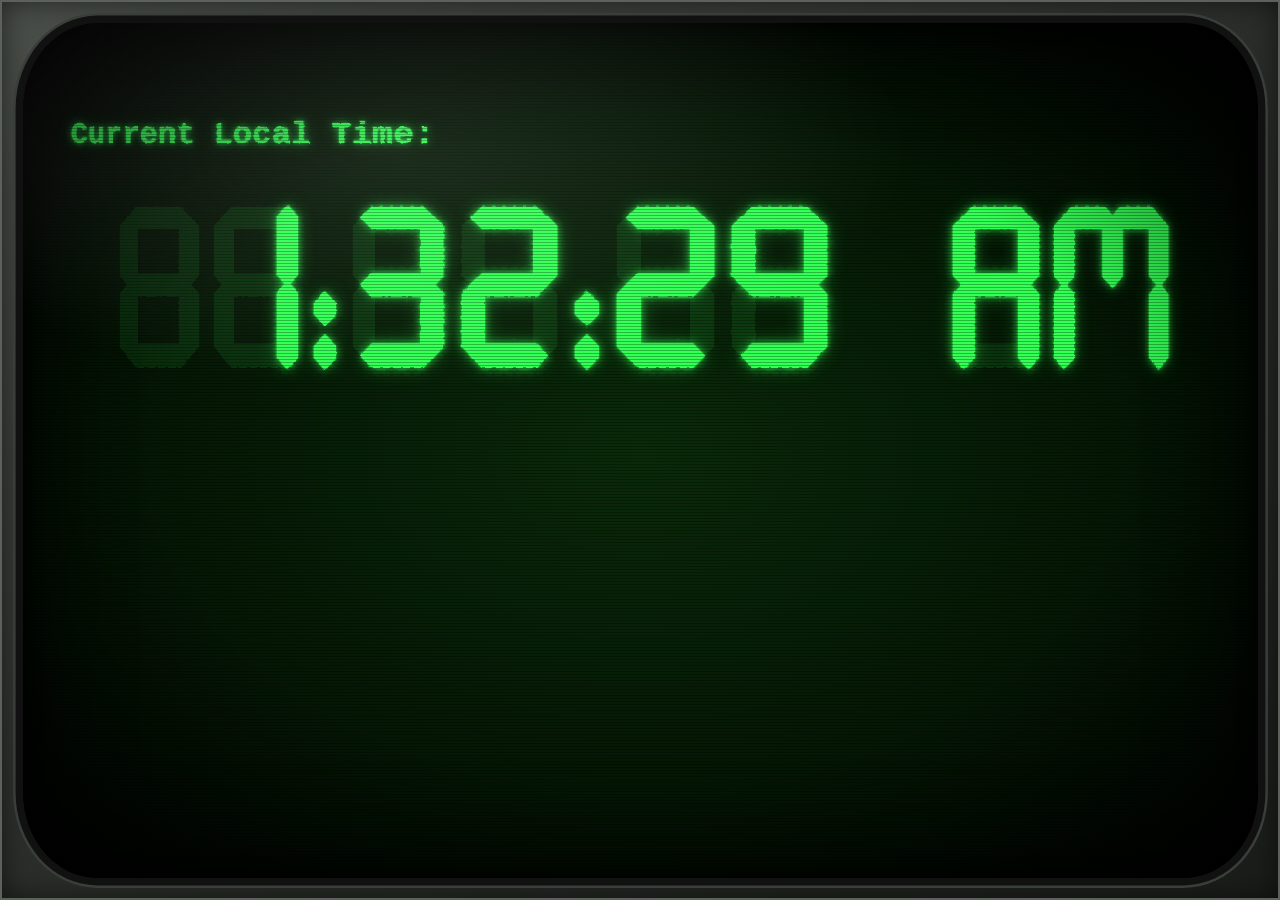
<file: public/programs/clock_8.html>
<!DOCTYPE html>
<html lang="en">
<head>
  <meta charset="UTF-8">
  <title>Time</title>
  <link rel="icon" type="png" href="../racc.png">
  <meta name="viewport" content="width=device-width, initial-scale=1.0">
  <link rel="stylesheet" href="../crtstyle.css">

</head>

<body class="background">

<div class="monitor">
  <div class="crt">
    <div class="screen">
      <div class="terminal" id="term">
        <h2>Current Local Time:
          <span class="clock2">
          <span class="seg" id="clock"></span>
          </span>
        </h2>
      </div>
    </div>
    <div class="flash" id="flash"></div>
  </div>
</div>

  <svg width="0" height="0" style="position:absolute" aria-hidden="true">
    <filter id="dome" x="0" y="0" width="1" height="1" color-interpolation-filters="sRGB">
      <feImage id="domeMap" preserveAspectRatio="none" result="map"/>
      <feDisplacementMap id="domeDisp" in="SourceGraphic" in2="map"
                         scale="100" xChannelSelector="R" yChannelSelector="G"/>
    </filter>
  </svg>

<script>
  const map = document.getElementById('domeMap');
  const disp = document.getElementById('domeDisp');
  const screenEl = document.querySelector('.screen');
  const STRENGTH = 0.07;   // how far the edges bow, as a fraction of screen size

  function buildDome() {
    const w = screenEl.clientWidth, h = screenEl.clientHeight, m = Math.max(w, h);

    // one gradient per axis; 128 = no shift, values rise or fall with the cube of the distance from center
    const stops = (amp, ch) => Array.from({ length: 17 }, (_, i) => {
      const u = i / 8 - 1;                                    // -1 .. 1 across the screen
      const v = Math.round(255 * (0.5 + 0.5 * amp * u ** 3));
      const rgb = ch === 'r' ? `${v},0,0` : `0,${v},0`;
      return `<stop offset="${i / 16}" stop-color="rgb(${rgb})"/>`;
    }).join('');

    const svg = `<svg xmlns="http://www.w3.org/2000/svg" width="256" height="256">
      <defs>
        <linearGradient id="x" x1="0" y1="0" x2="1" y2="0">${stops(w / m, 'r')}</linearGradient>
        <linearGradient id="y" x1="0" y1="0" x2="0" y2="1">${stops(h / m, 'g')}</linearGradient>
      </defs>
      <rect width="256" height="256" fill="#000"/>
      <rect width="256" height="256" fill="url(#x)"/>
      <rect width="256" height="256" fill="url(#y)" style="mix-blend-mode:screen"/>
    </svg>`;

    map.setAttribute('href', 'data:image/svg+xml,' + encodeURIComponent(svg));
    disp.setAttribute('scale', 2 * STRENGTH * m);
  }

  buildDome();
  addEventListener('resize', buildDome);
</script>
<script>
const clockEl  = document.getElementById('clock');
const TEMPLATE = '88:88:88 8M';        // layout: 8 = digit cell, : = colon, space = gap
const lives = [];                      // the live-character span for each position

for (const ch of TEMPLATE) {
  if (ch === ' ') {
    const gap = document.createElement('span');
    gap.className = 'gap';
    clockEl.appendChild(gap);
    lives.push(null);
    continue;
  }
  const cell = document.createElement('span');
  cell.className = 'cell';
  cell.innerHTML = `<span class="g">${ch}</span><span class="l"></span>`;
  clockEl.appendChild(cell);
  lives.push(cell.querySelector('.l'));
}

function tick() {
  const d = new Date();
  const h  = String(d.getHours() % 12 || 12).padStart(2, ' ');   // " 9" before 10 o'clock
  const mm = String(d.getMinutes()).padStart(2, '0');
  const ss = String(d.getSeconds()).padStart(2, '0');
  const text = `${h}:${mm}:${ss} ${d.getHours() >= 12 ? 'PM' : 'AM'}`;

  lives.forEach((el, i) => {
    if (el) el.textContent = text[i] === ' ' ? '' : text[i];
  });
}
tick();
setInterval(tick, 1000);
</script>
</body>
</file>
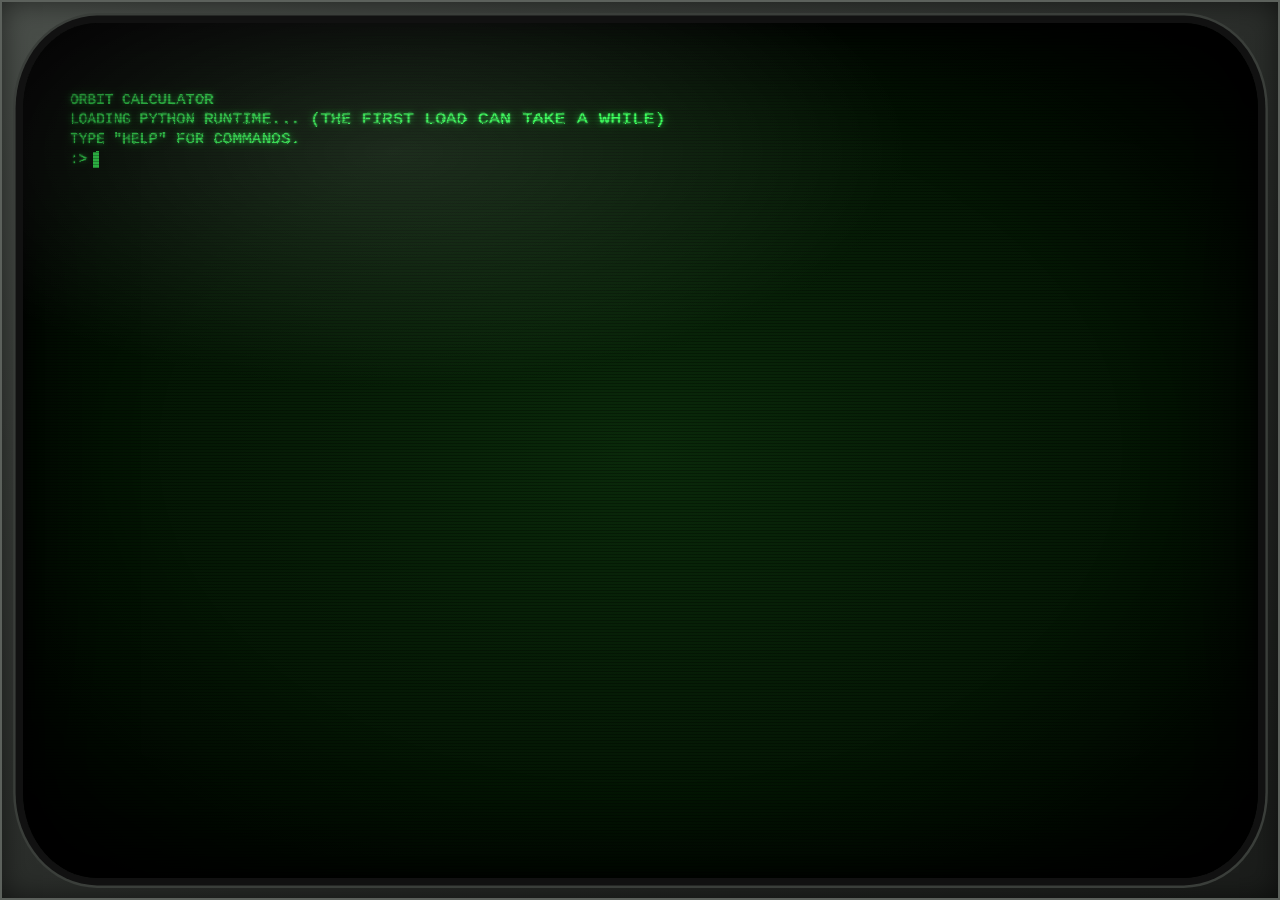
<file: public/programs/eccentricity.html>
<!DOCTYPE html>
<html lang="en">
<head>
<meta charset="UTF-8">
<meta name="viewport" content="width=device-width, initial-scale=1.0">
<title>Orbit Calculator</title>
<link rel="stylesheet" href="https://pyscript.net/releases/2025.3.1/core.css">
<link rel="stylesheet" href="../crtstyle.css">
<script type="module" src="https://pyscript.net/releases/2025.3.1/core.js"></script>
<style>

  .plot {
    display: block;
    max-width: 100%;
    max-height: calc(var(--app-h, 100dvh) * .55);
    margin: .4em 0;
  }
</style>
</head>

<body class="background">

  <div class="monitor">
    <div class="crt">
      <div class="screen">
        <div class="terminalECC" id="term">
          <div class="history" id="history"></div>
          <div class="prompt"><span class="ps">:&gt;</span><span class="typed" id="typed"></span><span class="cursor"></span><input id="input" class="capture" autocomplete="off" autocapitalize="off" autocorrect="off" spellcheck="false" enterkeyhint="go" aria-label="terminal input"></div>
        </div>
      </div>
    </div>
  </div>

  <svg width="0" height="0" style="position:absolute" aria-hidden="true">
    <filter id="dome" x="0" y="0" width="1" height="1" color-interpolation-filters="sRGB">
      <feImage id="domeMap" preserveAspectRatio="none" result="map"/>
      <feDisplacementMap id="domeDisp" in="SourceGraphic" in2="map" scale="100" xChannelSelector="R" yChannelSelector="G"/>
    </filter>
  </svg>


<script>
  const map = document.getElementById('domeMap');
  const disp = document.getElementById('domeDisp');
  const screenEl = document.querySelector('.screen');
  const STRENGTH = 0.07;

  function buildDome() {
    const w = screenEl.clientWidth, h = screenEl.clientHeight, m = Math.max(w, h);
    const stops = (amp, ch) => Array.from({ length: 17 }, (_, i) => {
      const u = i / 8 - 1;
      const v = Math.round(255 * (0.5 + 0.5 * amp * u ** 3));
      const rgb = ch === 'r' ? `${v},0,0` : `0,${v},0`;
      return `<stop offset="${i / 16}" stop-color="rgb(${rgb})"/>`;
    }).join('');
    const svg = `<svg xmlns="http://www.w3.org/2000/svg" width="256" height="256">
      <defs>
        <linearGradient id="x" x1="0" y1="0" x2="1" y2="0">${stops(w / m, 'r')}</linearGradient>
        <linearGradient id="y" x1="0" y1="0" x2="0" y2="1">${stops(h / m, 'g')}</linearGradient>
      </defs>
      <rect width="256" height="256" fill="#000"/>
      <rect width="256" height="256" fill="url(#x)"/>
      <rect width="256" height="256" fill="url(#y)" style="mix-blend-mode:screen"/>
    </svg>`;
    map.setAttribute('href', 'data:image/svg+xml,' + encodeURIComponent(svg));
    disp.setAttribute('scale', 2 * STRENGTH * m);
  }
  buildDome();
  addEventListener('resize', buildDome);
</script>

<script type="py" config='{"packages": ["numpy", "matplotlib"]}'>
import io, base64, json
import numpy as np
import matplotlib
matplotlib.use("Agg")                  # draw to memory; there is no plt.show() in the browser
import matplotlib.pyplot as plt
from dataclasses import dataclass
from PIL import Image, ImageFilter, ImageChops    # comes with matplotlib; used for the bloom
from pyscript import window
from pyodide.ffi import create_proxy

GREEN = "#33ff55"
plt.rcParams["font.family"] = "monospace"    # DejaVu Sans Mono, the monospace font matplotlib ships with

@dataclass
class Body:
    mu: float
    r: float
    mass: float
    a: float
    color: str

bodies = {
    "sun":     Body(mu=132712440000, r=696000, mass=1.988416*10**30,    a=0,            color='xkcd:lemon yellow'),
    "earth":   Body(mu=398600,       r=6378,   mass=5.97*10**24,        a=1,            color='darkblue'),
    "moon":    Body(mu=4902.8,       r=1737,   mass=7.346*10**22,       a=0.0025718815, color='0.8'),
    "mercury": Body(mu=22032,        r=2440,   mass=3.3*10**23,         a=.3871,        color='xkcd:tan'),
    "venus":   Body(mu=324860,       r=6052,   mass=4.87*10**24,        a=.7233,        color='xkcd:goldenrod'),
    "mars":    Body(mu=42828,        r=3390,   mass=6.42*10**23,        a=1.5273,       color='xkcd:dirty orange'),
    "saturn":  Body(mu=37941000,     r=58232,  mass=5.68*10**26,        a=9.5388,       color='xkcd:brownish yellow'),
    "jupiter": Body(mu=126713000,    r=69911,  mass=1.9*10**26,         a=5.2,       color='xkcd:brownish yellow'),
    "uranus":  Body(mu=5794500,      r=25362,  mass=8.68*10**25,        a=19.1914,      color='xkcd:purplish blue'),
    "neptune": Body(mu=6836500,      r=24622,  mass=1.02*10**26,        a=30.0611,      color='xkcd:ultramarine'),
    "pluto":   Body(mu=981.6,        r=1188,   mass=1.3*10**22,         a=39.5294,      color='xkcd:grey'),
}



def au_to_km(au):
    return au*1.495979*10**8

def soi(mass2, mass1="sun"):
    b1 = bodies[mass1]
    b2 = bodies[mass2]
    return au_to_km(b2.a)*(b2.mass/b1.mass)**(2/5)

def vis_viva(mu, r, a):
    return np.sqrt(mu * (2/r - 1/a))

def orbital_period(planet):
    b = bodies[planet]
    return 2 * 3.14159 * (b.r**3 / b.mu)**0.5

def calc_orbit_e(planet, e, r_p):
    b = bodies[planet]
    r_p = r_p + b.r
    p = r_p*(1+e)
    if planet != "sun":
        r_soi = soi(planet)
    else:
        r_soi = au_to_km(bodies["pluto"].a)

    if e < 1:
        theta_star = np.linspace(0, 2*np.pi, 361)
        r_a = p/(1-e)
    else:
        arg = ((p/r_soi) - 1)/e
        if arg > 1:
            raise ValueError("periapsis is outside the sphere of influence")
        soi_max = np.arccos(arg)
        k = .88 if e == 1 else .90
        theta_star = np.linspace(-soi_max*k, soi_max*k, 361)
        r_a = 0                        

    r = p/(1+e*np.cos(theta_star))
    x = r*np.cos(theta_star)
    y = r*np.sin(theta_star)

    if e != 1:
        a = p / (1-e**2)
        v_max = np.sqrt(b.mu*((2/r_p)-(1/a)))
    else:
        v_max = np.sqrt(b.mu*(2/r_p))

    return x, y, v_max, r_a

def transfer_orbit(r_p, r_a, planet):
    b = bodies[planet]
    r_p += b.r
    if r_a < r_p:
        r_p, r_a = r_a, r_p

    a = (r_p + r_a) / 2
    e = r_a / a - 1
    p = a * (1 - e**2)

    theta_star = np.linspace(0, 2*np.pi, 361)
    r = p / (1 + e*np.cos(theta_star))
    x = r*np.cos(theta_star)
    y = r*np.sin(theta_star)
    v_a = np.sqrt(((2*b.mu)/r_a)-(b.mu/a))
    v_p = np.sqrt(((2*b.mu)/r_p)-(b.mu/a))
    return x, y, e, r_p, v_a, v_p

def transfer_dv(planet, r_a1, r_a2, r_p1, r_p2):
    mu = bodies[planet].mu
    r_start, r_end = r_p1, r_a2
    a1 = (r_p1+r_a1)/2
    a2 = (r_p2+r_a2)/2
    at = (r_start+r_end)/2
    dv1 = abs(vis_viva(mu, r_start, at) - vis_viva(mu, r_start, a1))
    dv2 = abs(vis_viva(mu, r_end,   a2) - vis_viva(mu, r_end,   at))
    return dv1, dv2, dv1 + dv2



def new_figure(title):
    fig, ax = plt.subplots(figsize=(7, 5), facecolor="none")
    ax.set_facecolor("none")
    ax.set_aspect("equal", adjustable="box")
    for s in ax.spines.values():
        s.set_color(GREEN)
    ax.tick_params(colors=GREEN)
    ax.set_xlabel("km", color=GREEN)
    ax.set_ylabel("km", color=GREEN)
    ax.set_title(title, color=GREEN)
    return fig, ax

def plot_1planet(planet, ax):
    b = bodies[planet]
    ax.add_patch(plt.Circle((0, 0), radius=b.r, facecolor=b.color, edgecolor=GREEN, linewidth=1))

def plot_orbit(ax, x, y, e, r_p, color=GREEN, style="-"):
    ax.plot(x, y, linewidth=1.6, color=color, linestyle=style)
    ax.text(x[0]*1.001, y[0]*1.15, "PE", fontsize=12, color=GREEN)
    ax.add_patch(plt.Circle((x[0], y[0]), radius=r_p*.05, facecolor="xkcd:hot pink"))
    if e < 1:
        ax.text(x[180]*.999, y[180]*1.15, "AP", fontsize=12, color=GREEN)
        ax.add_patch(plt.Circle((x[180], y[180]), radius=r_p*.05, facecolor="xkcd:lime green"))

def bloom(img, tight=3, wide=9, k_tight=1, k_wide=2):
    """Fake phosphor bloom: blur the image two ways, boost the blurs, and add them back on top."""
    boost = lambda im, k: im.point(lambda v: min(255, int(v * k)))
    soft = boost(img.filter(ImageFilter.GaussianBlur(tight)), k_tight)   # tight halo
    halo = boost(img.filter(ImageFilter.GaussianBlur(wide)), k_wide)     # wide, soft halo
    return ImageChops.screen(img, ImageChops.screen(soft, halo))

def to_url(fig, ax):
    ax.autoscale_view()
    buf = io.BytesIO()
    fig.savefig(buf, format="png", dpi=110, facecolor="black")           # bloom needs a black base
    plt.close(fig)
    buf.seek(0)
    lit = np.asarray(bloom(Image.open(buf).convert("RGB")), dtype=float) / 255
    alpha = lit.max(axis=2)                                              # then black becomes see-through
    rgb = np.divide(lit, alpha[..., None], out=np.zeros_like(lit), where=alpha[..., None] > 0)
    out = Image.fromarray((np.dstack([rgb, alpha]) * 255).astype("uint8"))
    buf = io.BytesIO()
    out.save(buf, format="PNG")
    return "data:image/png;base64," + base64.b64encode(buf.getvalue()).decode()



def run_orbit(planet, e, r_p):
    x, y, v, _ = calc_orbit_e(planet, e, r_p)
    lines = []
    if planet != "sun":
        lines.append(f"SOI = {soi(planet):,.0f} KM")
    lines.append(f"V_MAX = {v:.3f} KM/S")
    lines.append(f"PLANET ORBITAL PERIOD = {orbital_period(planet):,.0f} S")
    fig, ax = new_figure(f"{planet.upper()}   e = {e}")
    plot_orbit(ax, x, y, e, r_p)
    plot_1planet(planet, ax)
    return lines, to_url(fig, ax)

def run_transfer(planet, e1, r_p1, e2, r_p2):
    x1, y1, v1, r_a1 = calc_orbit_e(planet, e1, r_p1)
    x2, y2, v2, r_a2 = calc_orbit_e(planet, e2, r_p2)
    xt, yt, et, r_pt, v_at, v_pt = transfer_orbit(r_p1, r_a2, planet)
    # NOTE: r_p1 / r_p2 here do not include the planet radius, but r_a1 / r_a2 do 
    dv1, dv2, deltav = transfer_dv(planet, r_a1, r_a2, r_p1, r_p2)
    lines = []
    if planet != "sun":
        lines.append(f"SOI = {soi(planet):,.0f} KM")
    lines += [f"DELTA-V 1 = {dv1:.3f} KM/S", f"DELTA-V 2 = {dv2:.3f} KM/S", f"TOTAL DELTA-V = {deltav:.3f} KM/S"]
    fig, ax = new_figure(f"{planet.upper()}   TRANSFER")
    plot_orbit(ax, x1, y1, e1, r_p1)
    plot_orbit(ax, x2, y2, e2, r_p2, color="#9dffb0")
    plot_orbit(ax, xt, yt, et, r_pt, color="#ffb000", style="--")
    plot_1planet(planet, ax)
    return lines, to_url(fig, ax)

def run(kind, *args):
    """Called from the terminal. Always returns a JSON string."""
    try:
        if kind == "planets":
            return json.dumps({"lines": [", ".join(bodies)]})
        planet = str(args[0]).lower()
        if planet not in bodies:
            raise ValueError(f"UNKNOWN PLANET '{planet}' (TYPE planets)")
        nums = [float(a) for a in args[1:]]
        if kind == "orbit":
            lines, img = run_orbit(planet, *nums)
        elif kind == "transfer":
            lines, img = run_transfer(planet, *nums)
        else:
            raise ValueError("UNKNOWN COMMAND")
        return json.dumps({"lines": lines, "img": img})
    except Exception as err:
        return json.dumps({"error": str(err)})

window.orbitPy = create_proxy(run)
if window.onOrbitReady:
    window.onOrbitReady()
</script>

<!-- the terminal -->
<script>
  const term    = document.getElementById('term');
  const history = document.getElementById('history');
  const typed   = document.getElementById('typed');
  const input   = document.getElementById('input');

  term.addEventListener('click', () => input.focus());
  input.focus();
  input.addEventListener('input', () => { typed.textContent = input.value; });

  function trim() {
    while (history.firstChild && term.scrollHeight > term.clientHeight) {
      history.removeChild(history.firstChild);
    }
  }
  addEventListener('resize', trim);

  if (window.visualViewport) {
    const fit = () => {
      if (visualViewport.scale > 1) return;
      document.documentElement.style.setProperty('--app-h', visualViewport.height + 'px');
      scrollTo(0, 0);
      trim();
    };
    visualViewport.addEventListener('resize', fit);
    fit();
  }

  function addLine(text) {
    const line = document.createElement('div');
    line.textContent = text;
    history.appendChild(line);
  }

  function addPlot(src) {
    const row = document.createElement('div');
    const img = document.createElement('img');
    img.className = 'plot';
    img.alt = 'orbit plot';
    img.addEventListener('load', trim);     
    img.src = src;
    row.appendChild(img);
    history.appendChild(row);
  }


  function py(kind, ...args) {
    if (!window.orbitPy) { addLine('PYTHON ENGINE STILL LOADING... TRY AGAIN IN A MOMENT.'); return; }
    const res = JSON.parse(window.orbitPy(kind, ...args));
    if (res.error) { addLine('ERROR: ' + res.error); return; }
    (res.lines || []).forEach(addLine);
    if (res.img) addPlot(res.img);
  }

  const HELP = [
    'AVAILABLE COMMANDS:',
    '  planets',
    '  orbit <planet> <e> <rp>',
    '  transfer <planet> <e1> <rp1> <e2> <rp2>',
    '  clear',
    '  exit',
    'e values <3 and >=0 are normal above that it goes to fast or to slow',
    'a e of 0 is circular a e of 1 is escaping the planet',
    'rp = periapsis altitude in km (the planet radius is added for you)',
    'example: orbit earth 0.3 400',
  ];

  window.onOrbitReady = () => { addLine('PYTHON ENGINE ONLINE.'); trim(); };
  addLine('ORBIT CALCULATOR');
  addLine('LOADING PYTHON RUNTIME... (THE FIRST LOAD CAN TAKE A WHILE)');
  addLine('TYPE "HELP" FOR COMMANDS.');
  if (window.orbitPy) window.onOrbitReady();

  input.addEventListener('keydown', e => {
    if (e.key !== 'Enter') return;

    const raw = input.value;
    const [name, ...args] = raw.trim().toLowerCase().split(/\s+/);
    input.value = '';
    typed.textContent = '';
    addLine(':> ' + raw);

    const nums = args.slice(1).map(Number);
    const bad = nums.some(n => !Number.isFinite(n));

    if (name === 'clear') {
      history.innerHTML = '';
    } else if (name === 'help') {
      HELP.forEach(addLine);
    } else if (name === 'planets') {
      py('planets');
    } else if (name === 'orbit') {
      if (args.length !== 3 || bad) addLine('USAGE: orbit <planet> <e> <rp>');
      else py('orbit', args[0], ...nums);
    } else if (name === 'transfer') {
      if (args.length !== 5 || bad) addLine('USAGE: transfer <planet> <e1> <rp1> <e2> <rp2>');
      else py('transfer', args[0], ...nums);
    } else if (name === 'exit'){
      addLine('EXITING ECCENTRICITY.exe...');
      setTimeout(() => { window.location.href = '../index.html'; }, 600);
    } else if (name) {
      addLine('UNKNOWN COMMAND: ' + name.toUpperCase());
      addLine('TYPE "HELP" FOR COMMANDS.');
    }
    trim();
  });
</script>
</body>
</html>
</file>
<file: public/crtstyle.css>
body.background {
  margin: 0;
  background: #000;
  display: grid;
  place-items: center;
  height: var(--app-h, 100dvh);   
  overflow: hidden;
  overscroll-behavior: none;
  perspective: 1400px;
}

.monitor {
  width: 100vw;
  height: var(--app-h, 100dvh);
  box-sizing: border-box;
  padding: 2.5vmin;              
  border-radius: 0;
  container-type: inline-size;    
  background: linear-gradient(145deg, #4a4f4a, #2a2d2a 50%, #1a1c1a);
  box-shadow:
    inset 0 0 0 2px #5c615c,             
    inset 0 0 30px rgba(0, 0, 0, .6),   
    0 20px 60px rgba(0, 0, 0, .8);     
}

/* the glass: tube shape and depth */
.crt {
  position: relative;
  width: 100%;
  height: 100%;
  box-sizing: border-box;
  overflow: hidden;
  border-radius: 6% / 10%;
  background: radial-gradient(ellipse at center, #0a2a0a 0%, #031203 70%, #000 100%);
  box-shadow:
    inset 0 0 8cqw rgba(0, 0, 0, .9),
    inset 0 0 1.5cqw #000,
    0 0 0 .6cqw #111,
    0 0 0 .8cqw #3a3e3a;
}

/* the picture: this layer gets warped */
.screen {
  position: absolute;
  inset: -3%;                     
  box-sizing: border-box;
  padding: 3cqw 0;
  filter: url(#dome);
  animation: flicker 6s infinite;

  color: #33ff55;
  font-family: "Courier New", monospace;
  font-size: clamp(24px, 3.5vw, 48px);
  text-align: center;
  text-shadow:
    0 0 2px #33ff55,
    0 0 8px rgba(51, 255, 85, .7),
    0 0 20px rgba(51, 255, 85, .35);

  display: flex;
  flex-direction: column;
  align-items: center;
}

.screen p {
  margin: 0;
  width: 100%;
  text-align: justify;
}

/* vignette + scanlines, drawn over the warped picture */
.crt::after {
  content: "";
  position: absolute;
  inset: 0;
  pointer-events: none;
  background:
    radial-gradient(ellipse at center, transparent 55%, rgba(0, 0, 0, .65) 100%),
    repeating-linear-gradient(to bottom, rgba(0, 0, 0, .28) 0 1px, transparent 1px 3px);
  background-size: 100% 100%, 100% 3px;
  animation: scanlines 6s linear infinite;
}

/* soft glass reflection */
.crt::before {
  content: "";
  position: absolute;
  inset: 0;
  z-index: 2;
  pointer-events: none;
  background: radial-gradient(ellipse 60% 40% at 30% 15%, rgba(255, 255, 255, .10), transparent 70%);
}

@keyframes scanlines {
  from { background-position: 0 0, 0 0; }
  to   { background-position: 0 0, 0 3px; }
}
@keyframes flicker {
  0%, 100% { opacity: 1; }
  92% { opacity: 1; }
  93% { opacity: .85; }
  95% { opacity: 1; }
}
@media (prefers-reduced-motion: reduce) {
  .crt::after, .screen { animation: none; }
}

/* ---------- terminal ---------- */
.terminal {
  position: relative;
  width: 100%;
  height: 100%;
  box-sizing: border-box;
  padding: 2cqw;
  overflow: hidden;            
  text-align: left;
  cursor: text;
  font-size: max(14px, 2cqw);  
  line-height: 1.3;
  -webkit-tap-highlight-color: transparent;
  touch-action: manipulation;   
}

.terminalECC{
  position: relative;
  width: 100%;
  height: 100%;
  box-sizing: border-box;
  padding: 2cqw;
  overflow: hidden;            
  text-align: left;
  cursor: text;
  font-size: max(14px, 1.5cqw);  
  line-height: 1.3;
  -webkit-tap-highlight-color: transparent;
  touch-action: manipulation;   
}


.history { }               
.history div { white-space: pre-wrap; overflow-wrap: anywhere; }

.prompt {
  display: flex;
  align-items: center;
  white-space: pre;
}
.ps { margin-right: .6ch; }

.cursor {
  display: inline-block;
  width: .6ch;
  height: 1.1em;
  margin-left: 1px;
  vertical-align: -0.15em;
  background: currentColor;
  animation: blink 1s steps(1) infinite;
}
@keyframes blink { 50% { opacity: 0; } }

/* the real input: invisible, but it still receives the keystrokes */
.capture {
  position: absolute;
  left: 0;
  top: 0;                
  width: 1px;
  height: 1px;
  opacity: 0;
  border: 0;
  padding: 0;
  font-size: 16px;      
}

.history .art {
  white-space: pre;     
  font-size: 1.1cqw;    
  line-height: 1.15;
  overflow: hidden;
}
.art-small { display: none; }  

.tlink {
  font: inherit;
  color: inherit;
  text-shadow: inherit;
  background: none;
  border: 0;
  padding: 0;
  cursor: pointer;
  text-decoration: none;
}
.tlink:focus-visible {
  background: #33ff55;
  color: #000;
  text-shadow: none;
  outline: none;
}
/* the box around real links, */
 /* a.tlink { border: 2px solid currentColor; padding: .1em .6em; margin-top: .5rem; display: inline-block; }
*/

@font-face {
    font-family: eight_segment;
    src: url(Seven_segment.ttf);
}

.clock{
  font-family: eight_segment;
  font-size: 5vw;     
}
.clock2{
  font-family: eight_segment;
  font-size: 18vw;  
  display: flex;
  justify-content: center; 
  align-items: center;     
  text-align: center;   
  
}
.seg {
  display: inline-flex;
  align-items: center;
  white-space: pre;
}
.cell { display: inline-grid; }        /* ghost and live character share one cell */
.cell > span {
  grid-area: 1 / 1;
  justify-self: end;                   /* right-aligned, like a real display: a lit 1 uses the right-hand segments */
}
.cell .g { opacity: .1; text-shadow: none; }   /* the faint unlit segments */
.gap { display: inline-block; width: .5em; }    /* the space before AM/PM */


.image { 
    filter: url(#bloom); 
  max-width: 100%;
  max-height: calc(var(--app-h, 100dvh) * .55);
  width: auto;
  height: auto;
}

/* startup animation */
.flash {
  position: absolute;
  inset: 0;
  z-index: 3;
  pointer-events: none;
  background: #d8ffe0;
  opacity: 0;
}

.flash.go { animation: flash .5s ease-out; }
@keyframes flash {
  0%   { opacity: 0; }
  10%  { opacity: .95; }
  100% { opacity: 0; }
}

/* flicker like a heating coil; steps(1) makes each change a hard jump, not a fade */
.terminal.warmup { animation: warmup 1.8s steps(1, end) 1; }
@keyframes warmup {
  0%   { opacity: .15; }
  6%   { opacity: 1; }
  9%   { opacity: .2; }
  13%  { opacity: .9; }
  16%  { opacity: .3; }
  20%  { opacity: 1; }
  26%  { opacity: .55; }
  29%  { opacity: 1; }
  38%  { opacity: .7; }
  40%  { opacity: 1; }
  52%  { opacity: .85; }
  54%  { opacity: 1; }
  100% { opacity: 1; }
}




@media (hover: hover) {
  .tlink:hover {
    background: #33ff55;
    color: #000;
    text-shadow: none;
  }
}


@media (max-width: 700px), (pointer: coarse) {
  .screen {
    filter: none;      
    inset: 0;           
    text-shadow: 0 0 2px #33ff55, 0 0 8px rgba(51, 255, 85, .6);   
  }
  .crt::after { animation: none; }  
  .crt { border-radius: 5vmin; }     

  /* let long commands wrap instead of running off the edge */
  .prompt { display: block; white-space: normal; }
  .typed { white-space: pre-wrap; overflow-wrap: anywhere; }
}

@media (max-width: 600px) {
  .history .art { display: none; }
.history .art-small {
  display: block;
  font-family: ui-monospace, Menlo, Consolas, "DejaVu Sans Mono", "Liberation Mono", monospace;
  font-size: 2.5vw;                  /* fallback for browsers without cqw */
  font-size: calc(150cqw / 59);      /* 59 = columns in the banner */
  line-height: 1;
  letter-spacing: 0;
  font-weight: normal;
  white-space: pre;
  overflow: hidden;
  text-shadow: 0 0 2px #33ff55;      /* tight glow so the block shapes stay readable */
}
.history .art-small div { white-space: pre; overflow-wrap: normal; height: 1em; }
.art-small span { display: inline-block; width: 1ch; }
}
</file>
<file: public/portfolio.css>
/* ==========================================================
   Engineering portfolio stylesheet: shared by every page.
   Light mode = drafting paper. Dark mode = blueprint.
   Edit the tokens in :root to re-skin the whole site.
   ========================================================== */

@import url("https://fonts.googleapis.com/css2?family=IBM+Plex+Mono:wght@400;500&family=IBM+Plex+Sans+Condensed:wght@500;700&family=IBM+Plex+Sans:wght@400;500&display=swap");

:root {
  --bg: #eef2f3;
  --grid: rgba(30, 90, 160, 0.09);
  --grid-major: rgba(30, 90, 160, 0.16);
  --surface: #ffffff;
  --ink: #0f1f33;
  --muted: #4d5f73;
  --line: #9fb3c8;
  --accent: #e8501a;
  --accent-ink: #ffffff;

  --font-display: "IBM Plex Sans Condensed", "Arial Narrow", system-ui, sans-serif;
  --font-body: "IBM Plex Sans", system-ui, -apple-system, "Segoe UI", sans-serif;
  --font-mono: "IBM Plex Mono", ui-monospace, "SFMono-Regular", Menlo, Consolas, monospace;

  --step-0: clamp(1rem, 0.96rem + 0.2vw, 1.0625rem);
  --step-1: clamp(1.2rem, 1.1rem + 0.5vw, 1.4rem);
  --step-2: clamp(1.75rem, 1.4rem + 1.6vw, 2.5rem);
  --step-hero: clamp(2.75rem, 1.3rem + 6.5vw, 6.25rem);

  --space: clamp(1.25rem, 4vw, 3rem);
  --radius: 2px;
  --max: 70rem;
}

@media (prefers-color-scheme: dark) {
  :root:not([data-theme="light"]) {
    --bg: #0d2b4d;
    --grid: rgba(255, 255, 255, 0.06);
    --grid-major: rgba(255, 255, 255, 0.12);
    --surface: #113562;
    --ink: #e8f1fb;
    --muted: #9db7d3;
    --line: #3d6592;
    --accent: #ff8a4c;
    --accent-ink: #0d2b4d;
  }
}
:root[data-theme="dark"] {
  --bg: #0d2b4d;
  --grid: rgba(255, 255, 255, 0.06);
  --grid-major: rgba(255, 255, 255, 0.12);
  --surface: #113562;
  --ink: #e8f1fb;
  --muted: #9db7d3;
  --line: #3d6592;
  --accent: #ff8a4c;
  --accent-ink: #0d2b4d;
}

/* ---------- Base ---------- */
*, *::before, *::after { box-sizing: border-box; }
html { scroll-behavior: smooth; }

body {
  margin: 0;
  color: var(--ink);
  font-family: var(--font-body);
  font-size: var(--step-0);
  line-height: 1.6;
  -webkit-font-smoothing: antialiased;
  background-color: var(--bg);
  /* graph paper: 20px minor grid, 100px major grid */
  background-image:
    linear-gradient(var(--grid-major) 1px, transparent 1px),
    linear-gradient(90deg, var(--grid-major) 1px, transparent 1px),
    linear-gradient(var(--grid) 1px, transparent 1px),
    linear-gradient(90deg, var(--grid) 1px, transparent 1px);
  background-size: 100px 100px, 100px 100px, 20px 20px, 20px 20px;
}

img, svg { max-width: 100%; display: block; }
a { color: var(--accent); text-underline-offset: 0.2em; }
a:hover { text-decoration-thickness: 2px; }
:focus-visible { outline: 3px solid var(--accent); outline-offset: 3px; }

h1, h2, h3 {
  font-family: var(--font-display);
  line-height: 1.05;
  letter-spacing: -0.01em;
  margin: 0;
}
h2 { font-size: var(--step-2); font-weight: 700; }
h3 { font-size: var(--step-1); font-weight: 700; }
p { margin: 0 0 1em; max-width: 62ch; }

.mono { font-family: var(--font-mono); font-size: 0.875rem; }

.container { width: min(100% - 2 * var(--space), var(--max)); margin-inline: auto; }
.section { padding-block: clamp(3rem, 8vw, 5.5rem); }
.section + .section { border-top: 2px solid var(--ink); }
.section-head { display: flex; align-items: center; gap: 1rem; margin-bottom: 2rem; }

/* zone marker, like the A/B/C grid references on a drawing sheet */
.zone {
  display: inline-grid;
  place-items: center;
  width: 2.25rem;
  height: 2.25rem;
  border: 2px solid var(--ink);
  background: var(--surface);
  font: 500 1rem var(--font-mono);
}

.skip-link {
  position: absolute; left: 1rem; top: -4rem; z-index: 20;
  background: var(--ink); color: var(--bg);
  padding: 0.5rem 1rem;
}
.skip-link:focus { top: 1rem; }

/* ---------- Header / nav ---------- */
.site-header {
  position: sticky; top: 0; z-index: 10;
  background: var(--bg);
  border-bottom: 2px solid var(--ink);
}
.site-header .container { display: flex; align-items: center; justify-content: space-between; gap: 1rem; min-height: 3.75rem; }
.brand {
  display: flex; align-items: center; gap: 0.6rem;
  font-family: var(--font-display); font-weight: 700; font-size: 1.3rem;
  color: var(--ink); text-decoration: none;
}
.brand::before { content: ""; width: 0.9rem; height: 0.9rem; background: var(--accent); }
.nav { display: flex; flex-wrap: wrap; gap: 0.25rem 1.5rem; }
.nav a {
  font-family: var(--font-mono); font-size: 0.9rem;
  color: var(--muted); text-decoration: none;
  padding-block: 0.25rem; border-bottom: 2px solid transparent;
}
.nav a:hover { color: var(--ink); }
.nav a[aria-current] { color: var(--ink); border-bottom-color: var(--accent); }

/* ---------- Hero ---------- */
.hero { padding-block: clamp(2.5rem, 7vw, 5.5rem); }
.hero-grid { display: grid; grid-template-columns: 1.6fr 1fr; gap: clamp(2rem, 5vw, 4rem); align-items: end; }
.hero h1 { font-size: var(--step-hero); font-weight: 700; line-height: 0.95; letter-spacing: -0.03em; max-width: 13ch; }
.hero-lede { font-size: var(--step-1); color: var(--muted); max-width: 36ch; margin-top: 1.5rem; line-height: 1.4; }
.hero-actions { display: flex; flex-wrap: wrap; gap: 0.75rem; margin-top: 2rem; }

/* dimension line: a measured span with end ticks */
.dim {
  display: flex; align-items: center; gap: 0.75rem;
  max-width: 34rem; margin-top: 2.25rem;
  padding-inline: 0.1rem;
  border-inline: 2px solid var(--ink);
  min-height: 1.5rem;
  font: 400 0.85rem var(--font-mono); color: var(--muted);
}
.dim::before, .dim::after { content: ""; flex: 1; height: 1px; background: var(--ink); }

.hero h1, .hero-lede, .hero-actions, .dim, .spec { animation: rise 0.6s cubic-bezier(0.2, 0.7, 0.2, 1) both; }
.hero-lede { animation-delay: 0.08s; }
.hero-actions, .dim { animation-delay: 0.16s; }
.spec { animation-delay: 0.24s; }
@keyframes rise { from { opacity: 0; transform: translateY(12px); } to { opacity: 1; transform: none; } }

/* ---------- Spec sheet ---------- */
.spec {
  margin: 0; background: var(--surface);
  border: 2px solid var(--ink);
  box-shadow: 6px 6px 0 var(--ink);
}
.spec-title { padding: 0.5rem 1rem; background: var(--ink); color: var(--bg); font: 500 0.85rem var(--font-mono); }
.spec dl { margin: 0; }
.spec-row { display: grid; grid-template-columns: 6.5rem 1fr; gap: 1rem; padding: 0.7rem 1rem; border-top: 1px solid var(--line); }
.spec-row:first-child { border-top: 0; }
.spec dt { fapplication/vnd.githubont: 400 0.85rem var(--font-mono); color: var(--muted); }
.spec dd { margin: 0; font-weight: 500; }
.status { display: inline-flex; align-items: center; gap: 0.5rem; }
.status::before { content: ""; width: 0.6rem; height: 0.6rem; border-radius: 50%; background: #2fa84f; }

/* ---------- Buttons ---------- */
.btn {
  display: inline-block; font: 500 0.95rem var(--font-mono);
  padding: 0.7rem 1.3rem; border-radius: var(--radius);
  border: 2px solid var(--ink); color: var(--ink); background: var(--surface);
  text-decoration: none; cursor: pointer;
  transition: transform 0.12s, box-shadow 0.12s;
  box-shadow: 3px 3px 0 var(--ink);
}
.btn:hover { transform: translate(-1px, -1px); box-shadow: 5px 5px 0 var(--ink); }
.btn:active { transform: translate(2px, 2px); box-shadow: 1px 1px 0 var(--ink); }
.btn-primary { background: var(--accent); color: var(--accent-ink); }

/* ---------- Project list (bill of materials) ---------- */
.bom { border: 2px solid var(--ink); background: var(--surface); }
.bom-head, .project-row { display: grid; grid-template-columns: 4.5rem 1fr 15rem 6rem; gap: 1rem; align-items: baseline; padding: 0.9rem 1.1rem; }
.bom-head { background: var(--ink); color: var(--bg); font: 500 0.85rem var(--font-mono); padding-block: 0.55rem; }
.project-list { list-style: none; margin: 0; padding: 0; }
.project-list li + li { border-top: 1px solid var(--line); }
.project-row { padding-block: 1.3rem; color: inherit; text-decoration: none; transition: background 0.12s; }
.project-row:hover { background: color-mix(in srgb, var(--accent) 12%, var(--surface)); }
.project-row h3 { margin-bottom: 0.25rem; }
.project-row p { margin: 0; color: var(--muted); }
.project-id, .project-year { font: 400 0.9rem var(--font-mono); color: var(--muted); }
.tags { display: flex; flex-wrap: wrap; gap: 0.35rem; list-style: none; margin: 0; padding: 0; }
.tag {
  font: 400 0.8rem var(--font-mono);
  padding: 0.1rem 0.55rem; border: 1px solid var(--line);
  border-radius: var(--radius); background: var(--surface); color: var(--muted);
}

/* ---------- About / prose ---------- */
.about-grid { display: grid; grid-template-columns: 1fr 1.5fr; gap: clamp(1.5rem, 5vw, 4rem); align-items: start; }
.portrait {
  position: relative; aspect-ratio: 4 / 5; display: grid; place-items: center;
  background: var(--surface); border: 1px solid var(--line);
  font: 400 0.85rem var(--font-mono); color: var(--muted);
}
.portrait img { width: 100%; height: 100%; object-fit: cover; }
/* corner brackets, like crop marks */
.portrait::before, .portrait::after { content: ""; position: absolute; width: 1.5rem; height: 1.5rem; border: 3px solid var(--accent); }
.portrait::before { top: -8px; left: -8px; border-right: 0; border-bottom: 0; }
.portrait::after { bottom: -8px; right: -8px; border-left: 0; border-top: 0; }
.skills { display: flex; flex-wrap: wrap; gap: 0.4rem; list-style: none; padding: 0; margin: 1.5rem 0 0; }
.prose { max-width: 62ch; }
.prose h2 { margin-top: 2em; margin-bottom: 0.5em; }

/* ---------- Contact ---------- */
.contact-mail {
  display: inline-block; font-family: var(--font-display); font-weight: 700;
  font-size: clamp(1.6rem, 1rem + 4vw, 3.5rem); letter-spacing: -0.02em;
  color: var(--ink); text-decoration-color: var(--accent); text-decoration-thickness: 4px;
  overflow-wrap: anywhere;
}
.contact-mail:hover { color: var(--accent); }
.social { display: flex; flex-wrap: wrap; gap: 0.5rem 1.5rem; list-style: none; padding: 0; margin: 1.5rem 0 0; font-family: var(--font-mono); }

/* ---------- Footer (title block) ---------- */
.site-footer { border-top: 2px solid var(--ink); background: var(--bg); padding-block: 1.5rem 2rem; }
.title-block { display: grid; grid-template-columns: 2fr 1fr 1fr 1fr; border: 2px solid var(--ink); background: var(--surface); }
.title-block > div { padding: 0.6rem 1rem; border-left: 1px solid var(--ink); }
.title-block > div:first-child { border-left: 0; }
.title-block small { display: block; font: 400 0.75rem var(--font-mono); color: var(--muted); }
.title-block span { font-weight: 500; }

/* ---------- Entries (experience, education) ---------- */
.project-row.static:hover { background: transparent; }
.entry { display: grid; grid-template-columns: 1fr auto; gap: 0.25rem 1.5rem; padding-block: 1.5rem; border-top: 1px solid var(--line); }
.entry:first-of-type { border-top: 2px solid var(--ink); }
.entry h3 { margin: 0; }
.entry-meta { font: 400 0.9rem var(--font-mono); color: var(--muted); }
.entry-dates { font: 400 0.9rem var(--font-mono); color: var(--muted); text-align: right; white-space: nowrap; }
.entry ul { grid-column: 1 / -1; margin: 0.5rem 0 0; padding-left: 1.2rem; max-width: 62ch; }
.entry li + li { margin-top: 0.25rem; }
.skill-group + .skill-group { margin-top: 1.5rem; }
.skill-group h3 { margin-bottom: 0.6rem; }
.two-col { display: grid; grid-template-columns: 1fr 1fr; gap: clamp(1.5rem, 5vw, 4rem); align-items: start; }

/* ---------- Responsive ---------- */
@media (max-width: 800px) {
  .hero-grid, .about-grid, .two-col { grid-template-columns: 1fr; }
  .entry { grid-template-columns: 1fr; }
  .entry-dates { text-align: left; }
  .bom-head { display: none; }
  .project-row { grid-template-columns: 1fr; gap: 0.35rem; }
  .project-id, .project-year { display: inline; }
  .portrait { max-width: 18rem; }
  .title-block { grid-template-columns: 1fr 1fr; }
  .title-block > div { border-top: 1px solid var(--ink); }
  .title-block > div:nth-child(-n+2) { border-top: 0; }
  .title-block > div:nth-child(odd) { border-left: 0; }
}

@media (prefers-reduced-motion: reduce) {
  html { scroll-behavior: auto; }
  *, *::before, *::after { animation: none !important; transition: none !important; }
}

/* ---------- Project link button ---------- */
.project-link {
  display: inline-flex;
  align-items: center;
  gap: 0.45rem;
  margin-top: 0.75rem;
  padding: 0.25rem 0.7rem;
  border: 1px solid var(--ink);
  border-radius: var(--radius);
  background: var(--surface);
  color: var(--ink);
  font: 500 0.85rem var(--font-mono);
  text-decoration: none;
  transition: background 0.12s, color 0.12s;
}
.project-link:hover { background: var(--ink); color: var(--bg); }
.project-link svg { width: 1rem; height: 1rem; fill: currentColor; }


/* ---------- Contact social buttons ---------- */
.social { gap: 0.75rem 1rem; margin-top: 2rem; }
.social-btn { display: inline-flex; align-items: center; gap: 0.6rem; }
.social-btn svg { width: 1.15rem; height: 1.15rem; fill: currentColor; }application/vnd.github


/* ---------- README panel ---------- */
.readme {
  background: var(--surface);
  border: 2px solid var(--ink);
  box-shadow: 6px 6px 0 var(--ink);
}
.readme-bar {
  padding: 0.5rem 1rem;
  background: var(--ink);
  color: var(--bg);
  font: 500 0.85rem var(--font-mono);
}
.readme-body {
  padding: clamp(1rem, 3vw, 2rem);
  overflow-wrap: anywhere;
}

/* headings */
.readme-body h1, .readme-body h2, .readme-body h3 { margin: 1.6em 0 0.5em; }
.readme-body > :first-child { margin-top: 0; }
.readme-body h1 { font-size: var(--step-2); }
.readme-body h2 {
  font-size: var(--step-1);
  padding-bottom: 0.3rem;
  border-bottom: 2px solid var(--ink);
}
.readme-body h3 { font-size: 1.1rem; }

/* text and lists */
.readme-body p, .readme-body li { max-width: 70ch; }
.readme-body ul, .readme-body ol { padding-left: 1.4rem; }
.readme-body li + li { margin-top: 0.25rem; }
.readme-body hr { border: 0; border-top: 1px solid var(--line); margin: 2rem 0; }

/* code */
.readme-body code {
  font: 400 0.85em var(--font-mono);
  padding: 0.1em 0.4em;
  border: 1px solid var(--line);
  border-radius: var(--radius);
  background: color-mix(in srgb, var(--ink) 6%, var(--surface));
}
.readme-body pre {
  overflow-x: auto;
  padding: 1rem;
  border: 1px solid var(--line);
  border-left: 4px solid var(--accent);   /* orange edge, like the nav underline */
  background: color-mix(in srgb, var(--ink) 6%, var(--surface));
}
.readme-body pre code { padding: 0; border: 0; background: none; font-size: 0.85rem; }

/* quotes, images, tables */
.readme-body blockquote {
  margin: 1.2rem 0;
  padding: 0.2rem 1rem;
  border-left: 4px solid var(--line);
  color: var(--muted);
}
.readme-body img { max-width: 100%; height: auto; border: 1px solid var(--line); }
.readme-body table { border-collapse: collapse; display: block; overflow-x: auto; }
.readme-body th, .readme-body td { padding: 0.5rem 0.8rem; border: 1px solid var(--line); text-align: left; }
.readme-body th { background: var(--ink); color: var(--bg); font: 500 0.85rem var(--font-mono); }
</file>
<file: public/style2.css>
body.background {
  margin: 0;
  background: #000;
  display: grid;
  place-items: center;
  height: 100dvh;             
  perspective: 1400px;  
}

.monitor {
  width: 100vw;
  height: 100dvh;
  box-sizing: border-box;
  padding: 2.5vmin;               /* vmin = 1% of the smaller screen side, so the bezel stays even */
  border-radius: 4vmin;
  container-type: inline-size;             /* children can size from the monitor's width */
  border-radius: 0cqw;
  background: linear-gradient(145deg, #2a2c2a, #2a2d2a 50%, #1a1c1a);
  box-shadow:
    inset 0 0 0 2px #5c615c,             /* thin highlight on the outer edge */
    inset 0 0 30px rgba(0, 0, 0, .6),    /* shading toward the inside */
    0 20px 60px rgba(0, 0, 0, .8);       /* drop shadow on the table */
}

.crt {

  position: relative;
  width: 100%;
  height: 100%;
  box-sizing: border-box;
  overflow: hidden;
  border-radius: 6% / 10%;  
  /* faint phosphor glow, brighter in the center */
  background: radial-gradient(ellipse at center, #062006 0%, #020a02 70%, #000 100%);
 
  box-shadow:
    inset 0 0 8cqw rgba(0, 0, 0, .9),    /* dark edges: glass curving away */
    inset 0 0 1.5cqw #000,
    0 0 0 .6cqw #111,                    /* recess lip between screen and case */
    0 0 0 .8cqw #3a3e3a;


  color: #33ff55;
  font-family: "Courier New", monospace;
  font-size: clamp(24px, 4vw, 48px);
  text-align: center;
  /* layered glow: tight and bright, then wide and soft */
  text-shadow:
    0 0 2px #33ff55,
    0 0 8px rgba(51, 255, 85, 0.7),
    0 0 20px rgba(51, 255, 85, 0.35);


  display: flex;
  flex-direction: column;
  align-items: center;
  padding: 3cqw;

}

/* scanlines + vignette overlay, on top of the content */
.crt::after {
  content: "";
  position: absolute;
  inset: 0;
  pointer-events: none;
  background: repeating-linear-gradient(to bottom, rgba(0,0,0,.28) 0 1px, transparent 1px 3px);
  background-size: 100% 3px;
  animation: scanlines 6s linear infinite;
}

/* subtle brightness flicker on the text only */
.crt h1, .crt a {
  animation: flicker 6s infinite;
}

.crt a {
  color: inherit;
  text-decoration: none;
  border: 2px solid currentColor;
  padding: 0.1em 0.6em;
  margin-top: 1rem;
}
.crt a:hover {
  background: #33ff55;
  color: #000;
  text-shadow: none;
}

@media screen {
  .crt::after {
    animation: scanlines 6s linear infinite;
  }
}

@keyframes scanlines {
  from { background-position: 0 0, 0 0; }
  to   { background-position: 0 0, 0 3px; }  /* matches the 3px tile */
}

@keyframes flicker {
  0%, 100% { opacity: 1; }
  92%      { opacity: 1; }
  93%      { opacity: 0.85; }
  95%      { opacity: 1; }
}


@media (prefers-reduced-motion: reduce) {
  .crt::after { animation: none; }
}
</file>
<file: public/style3.css>
body.background {
  margin: 0;
  background: #000;
  display: grid;
  place-items: center;
  height: 100dvh;             
  perspective: 1400px;  
}

.monitor {
  width: 100vw;
  height: 100dvh;
  box-sizing: border-box;
  padding: 2.5vmin;               /* vmin = 1% of the smaller screen side, so the bezel stays even */
  border-radius: 4vmin;
  container-type: inline-size;             /* children can size from the monitor's width */
  border-radius: 0cqw;
  background: linear-gradient(145deg, #4a4f4a, #2a2d2a 50%, #1a1c1a);
  box-shadow:
    inset 0 0 0 2px #5c615c,             /* thin highlight on the outer edge */
    inset 0 0 30px rgba(0, 0, 0, .6),    /* shading toward the inside */
    0 20px 60px rgba(0, 0, 0, .8);       /* drop shadow on the table */
}

/* the glass: tube shape and depth */
.crt {
  position: relative;
  width: 100%;
  height: 100%;
  box-sizing: border-box;
  overflow: hidden;
  border-radius: 6% / 10%;
  background: radial-gradient(ellipse at center, #0a2a0a 0%, #031203 70%, #000 100%);
  box-shadow:
    inset 0 0 8cqw rgba(0, 0, 0, .9),
    inset 0 0 1.5cqw #000,
    0 0 0 .6cqw #111,
    0 0 0 .8cqw #3a3e3a;
}
/* the picture: this layer gets warped */
.screen {

  position: absolute;
  inset: -3%;                      /* 6% bigger on every side than the glass */
  box-sizing: border-box;
  padding: calc(3cqw + 5.6dvh) 0;  
  box-sizing: border-box;
  padding: 3cqw 0;
  filter: url(#dome);
  animation: flicker 6s infinite;     /* flicker lives here now, not on h1/a */

  color: #33ff55;
  font-family: "Courier New", monospace;
  font-size: clamp(24px, 4vw, 48px);
  text-align: center;
  text-shadow:
    0 0 2px #33ff55,
    0 0 8px rgba(51, 255, 85, .7),
    0 0 20px rgba(51, 255, 85, .35);

  display: flex;
  flex-direction: column;
  align-items: center;
}



.screen p {
  margin: 0;                /* browsers add default side margins to p */
  width: 100%;
  text-align: justify;      /* spreads each line out so it touches both edges */
}

/* vignette + scanlines, drawn over the warped picture */
.crt::after {
  content: "";
  position: absolute;
  inset: 0;
  pointer-events: none;
  background:
    radial-gradient(ellipse at center, transparent 55%, rgba(0, 0, 0, .65) 100%),
    repeating-linear-gradient(to bottom, rgba(0, 0, 0, .28) 0 1px, transparent 1px 3px);
  background-size: 100% 100%, 100% 3px;
  animation: scanlines 6s linear infinite;
}

/* soft glass reflection */
.crt::before {
  content: "";
  position: absolute;
  inset: 0;
  z-index: 2;
  pointer-events: none;
  background: radial-gradient(ellipse 60% 40% at 30% 15%, rgba(255, 255, 255, .10), transparent 70%);
}
.crt a { align-self: center; }   /* keeps the Hello button centered */
.crt a { color: inherit; text-decoration: none; border: 2px solid currentColor; padding: .1em .6em; margin-top: 1rem; }
.crt a:hover { background: #33ff55; color: #000; text-shadow: none; }

@keyframes scanlines {
  from { background-position: 0 0, 0 0; }
  to   { background-position: 0 0, 0 3px; }
}
@keyframes flicker {
  0%, 100% { opacity: 1; }
  92% { opacity: 1; }
  93% { opacity: .85; }
  95% { opacity: 1; }
}
@media (prefers-reduced-motion: reduce) {
  .crt::after, .screen { animation: none; }
}

.terminal {
  position: relative;
  width: 100%;
  height: 100%;
  box-sizing: border-box;
  padding: 2cqw;
  overflow: hidden;              /* anything that doesn't fit is clipped, and the script trims it */
  text-align: left;
  cursor: text;
  font-size: 2.2cqw;
  line-height: 1.3;
}

.history { }                     /* no flex, no scrolling: it's just a stack above the prompt */
.history div { white-space: pre-wrap; overflow-wrap: anywhere; }

.prompt {
  display: flex;
  align-items: center;
  white-space: pre;
}
.ps { margin-right: .6ch; }

.cursor {
  display: inline-block;
  width: .6ch;
  height: 1.1em;
  margin-left: 1px;
  background: currentColor;
  animation: blink 1s steps(1) infinite;
}
@keyframes blink { 50% { opacity: 0; } }

/* the real input: invisible, but it still receives the keystrokes */
.capture {
  position: absolute;
  left: 0;
  bottom: 0;
  width: 1px;
  height: 1px;
  opacity: 0;
  border: 0;
  padding: 0;
}


.history .art {
  white-space: pre;      /* never wrap, keep every space */
  font-size: 1.1cqw;     /* smaller than the normal text */
  line-height: 1.15;
  overflow: hidden;
}


.tlink {
  font: inherit;
  color: inherit;
  text-shadow: inherit;
  background: none;
  border: 0;
  padding: 0;
  cursor: pointer;
  text-decoration: none;
}
.tlink:hover, .tlink:focus-visible {
  background: #33ff55;
  color: #000;
  text-shadow: none;
  outline: none;
}
</file>
